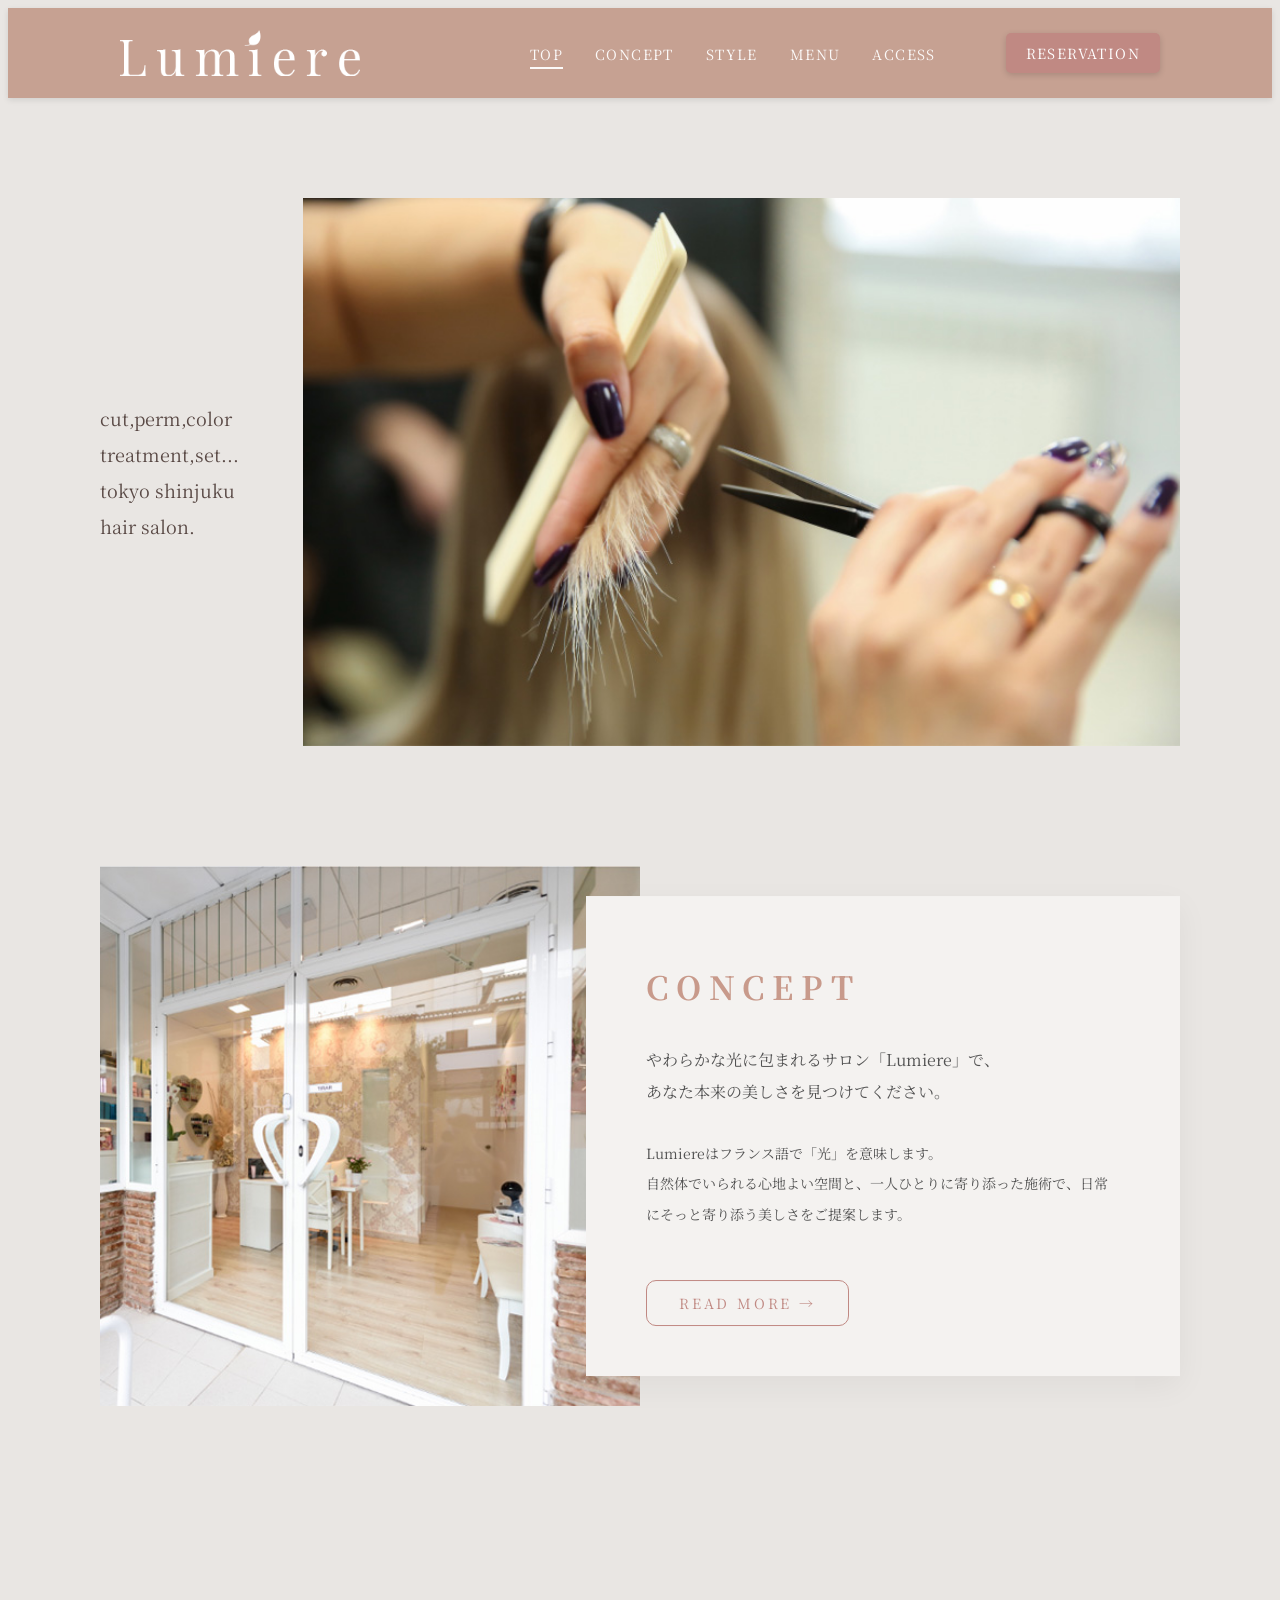
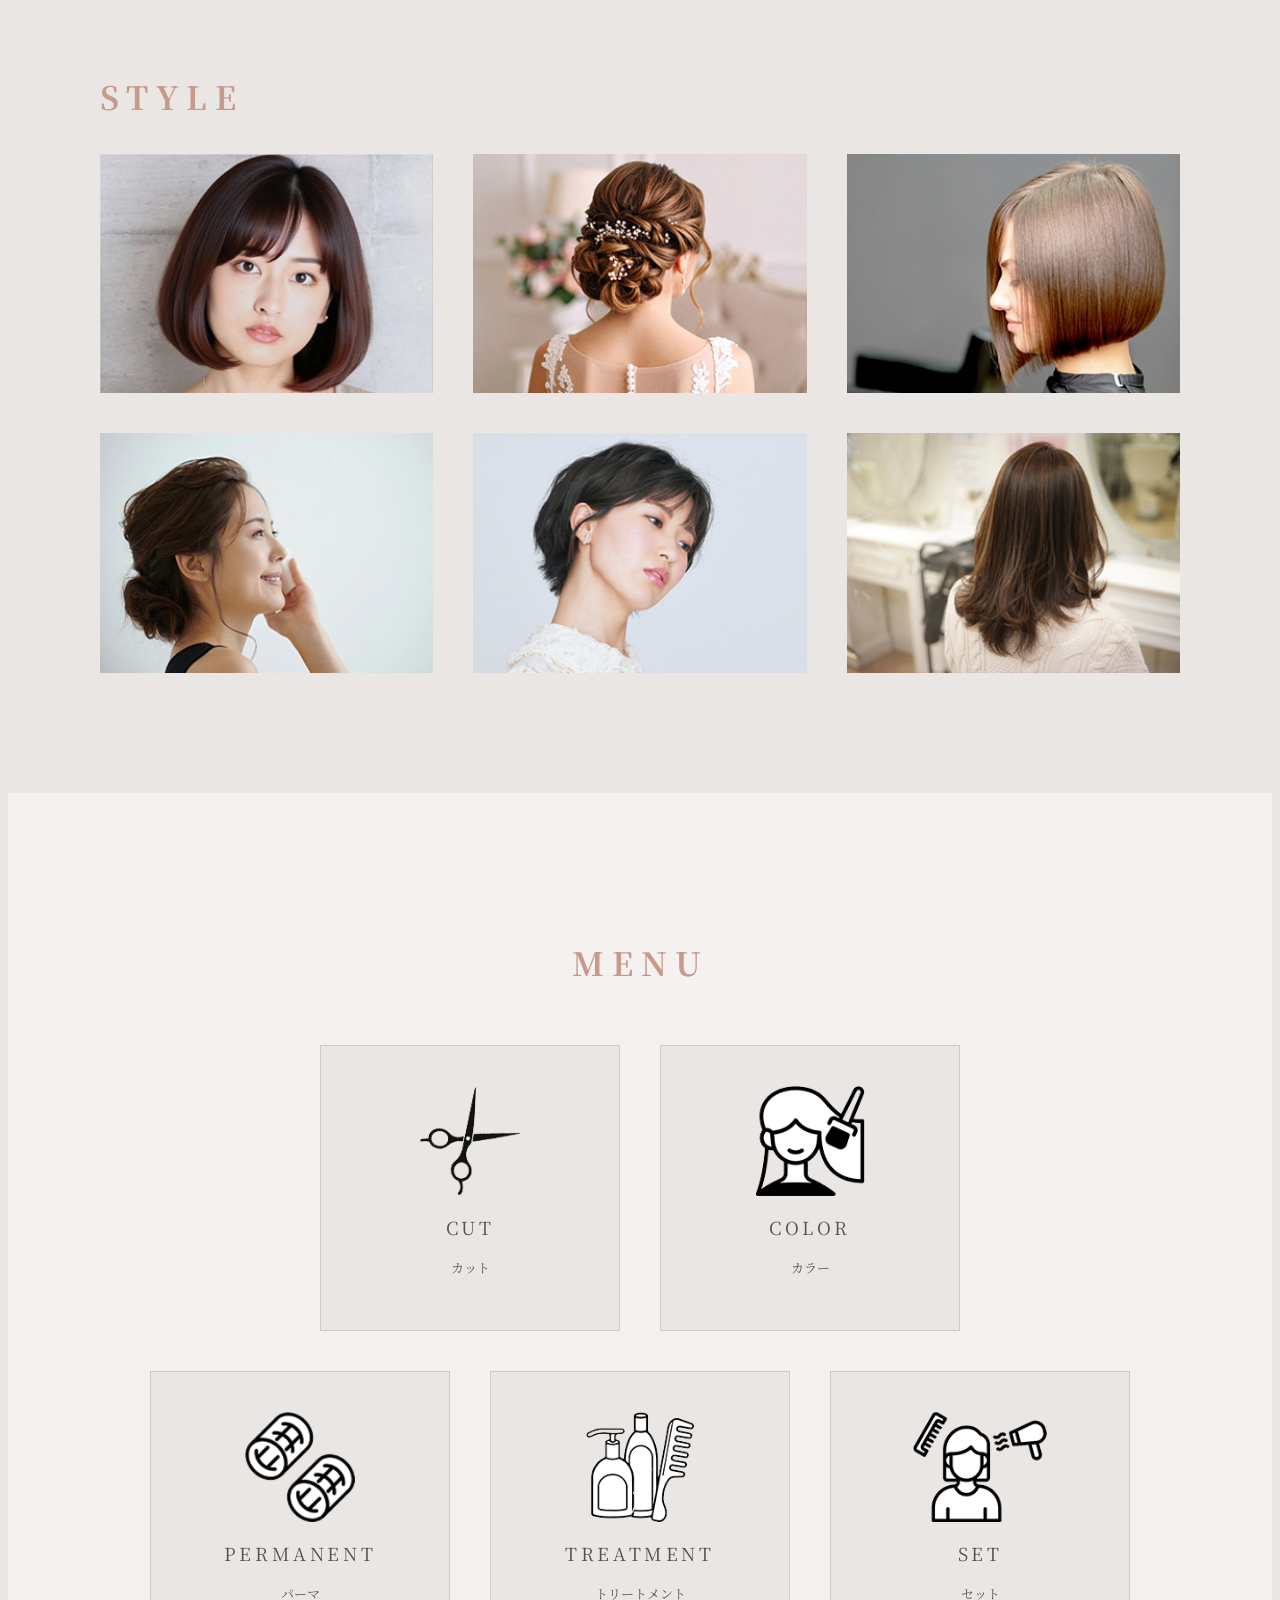
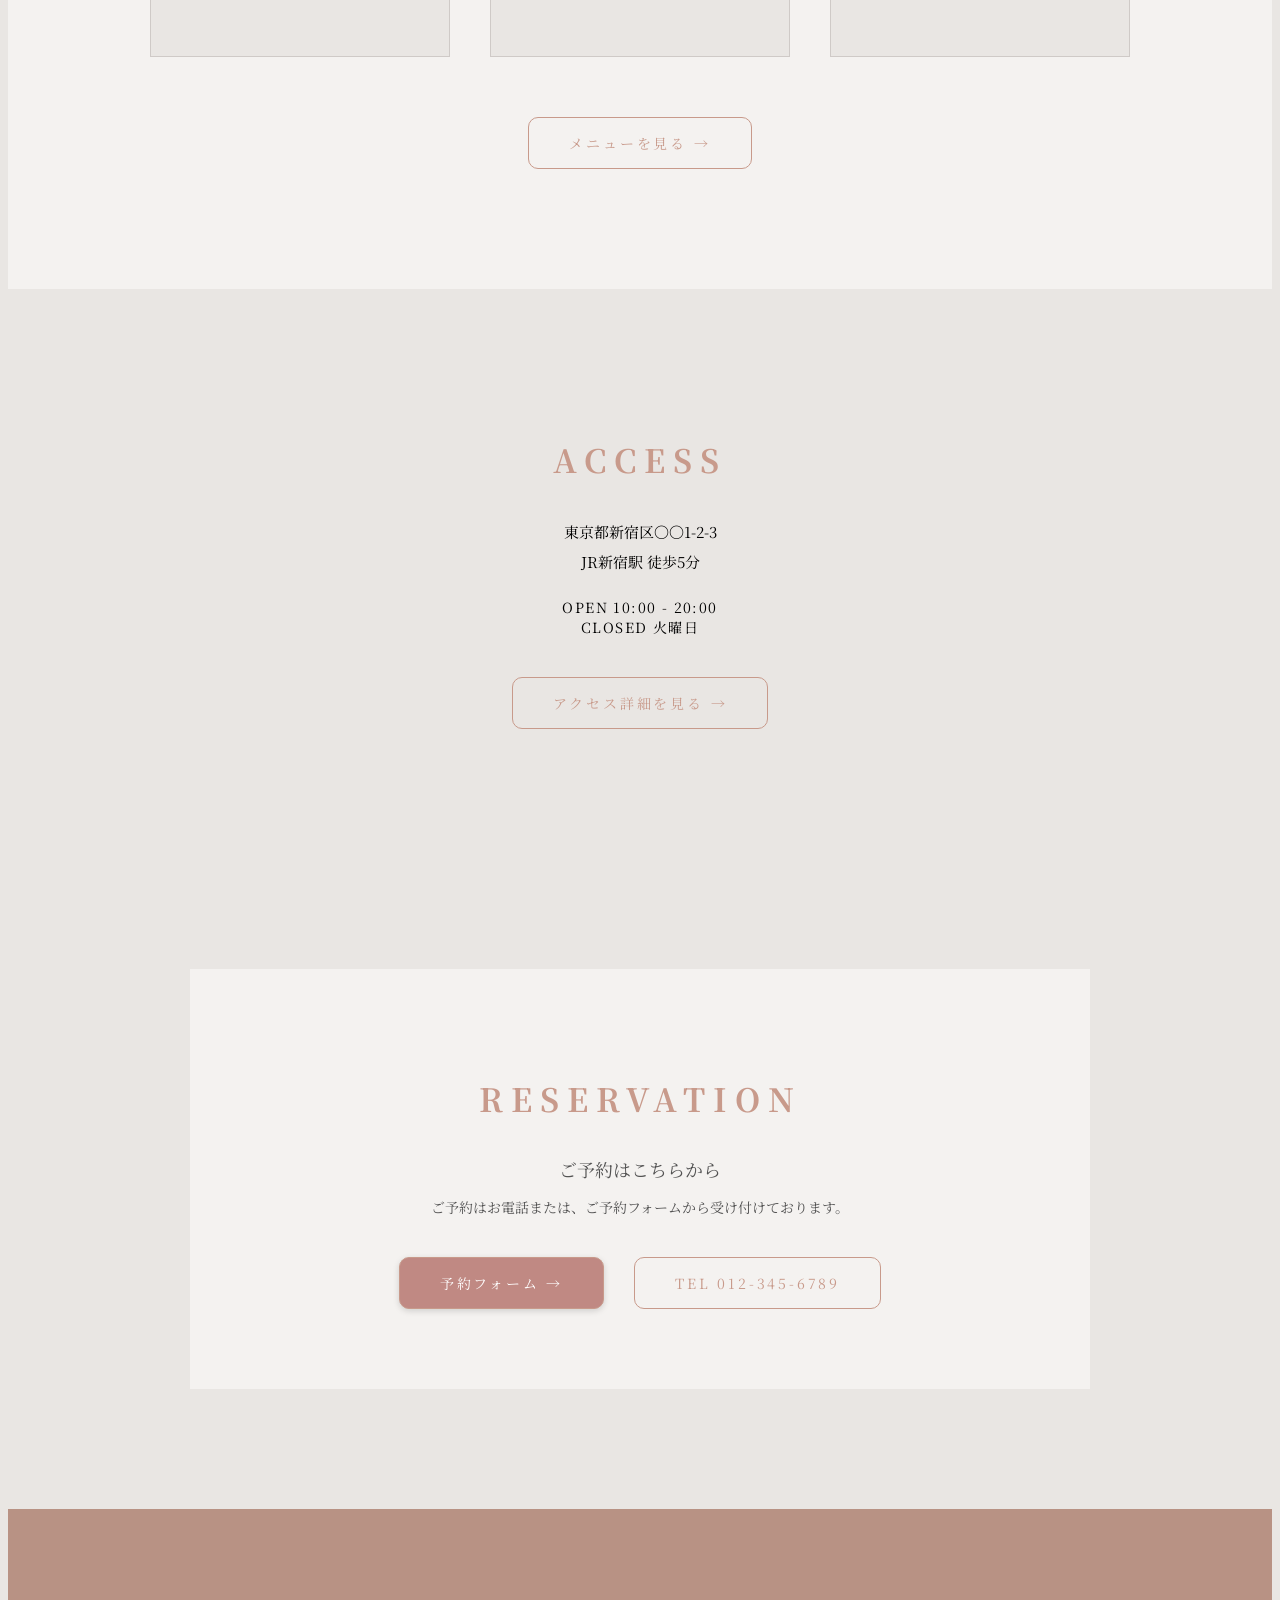
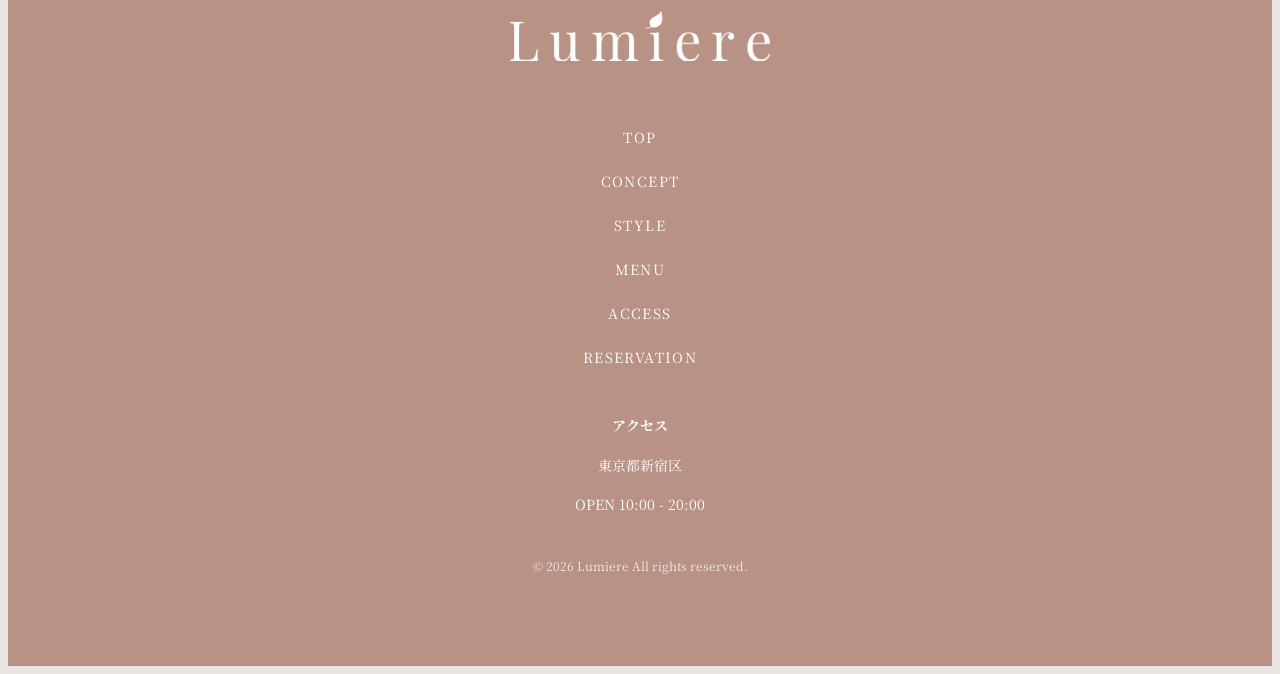
<file: index.html>
<!DOCTYPE html>
<html lang="ja">
<head>
  <meta charset="UTF-8">
  <meta name="viewport" content="width=device-width, initial-scale=1.0">
  <title>HOME | Lumiere</title>
  <link rel="stylesheet" href="css/style.css">
  <link rel="stylesheet" href="css/index.css">
  <link href="https://fonts.googleapis.com/css2?family=Noto+Serif+JP&display=swap" rel="stylesheet">
</head>

<body id="top">
    <header class="header">
        <div class="header_inner">

            <h1><a href="index.html"><img src="images/logo.png" alt="ロゴ"></a></h1>

        <nav class="nav">
      <ul class="nav_list">
        <li><a href="index.html" class="active">TOP</a></li>
        <li><a href="concept.html">CONCEPT</a></li>
        <li><a href="style.html">STYLE</a></li>
        <li><a href="menu.html">MENU</a></li>
        <li><a href="access.html">ACCESS</a></li>
        <li class="nav_reservation">
          <a href="reservation.html">RESERVATION</a>
        </li>
      </ul>
    </nav>

    <a href="reservation.html" class="reservation_btn_header">RESERVATION</a>
    <div class="menu_toggle">
      <span></span>
      <span></span>
      <span></span>
    </div>

  </div>
</header>

<section class="mv">
  <div class="inner">
    <div class="mv_inner">
      <div class="mv_text">
        <p>
          cut,perm,color<br>
          treatment,set...<br>
          tokyo shinjuku<br>
          hair salon.
        </p>
      </div>
      <div class="mv_slider">
        <img src="images/mv_top_1.jpg" class="mv_img active">
        <img src="images/mv_top_2.jpg" class="mv_img">
        <img src="images/mv_top_3.jpg" class="mv_img">
      </div>
    </div>
  </div>
</section>

<section class="concept">
  <div class="inner">
    <div class="concept_inner">
      <div class="concept_img">
        <img src="images/concept_top.jpg" alt="サロンイメージ">
      </div>

      <div class="concept_text">
        <h2 class="section_title">CONCEPT</h2>
        <p class="concept_lead">
          やわらかな光に包まれるサロン「Lumiere」で、<br>
          あなた本来の美しさを見つけてください。
        </p>
        <p class="concept_desc">
          Lumiereはフランス語で「光」を意味します。<br>
          自然体でいられる心地よい空間と、一人ひとりに寄り添った施術で、日常にそっと寄り添う美しさをご提案します。
        </p>
        <div class="concept_btn_wrap">
          <a href="concept.html" class="concept_btn">READ MORE →</a>
        </div>
      </div>
    </div>
  </div>
</section>

<section class="style">
  <div class="inner">
    <div class="style_inner">
      <h2 class="section_title">STYLE</h2>
      <div class="style_grid">
        <a href="style.html" class="style_item">
          <img src="images/style_top_1.jpg" alt="short bob">
          <span class="style_overlay">
            <span class="style_text">STYLE</span>
          </span>
        </a>
        <a href="style.html" class="style_item">
          <img src="images/style_top_2.jpg" alt="arrange">
          <span class="style_overlay">
            <span class="style_text">STYLE</span>
          </span>
        </a>
        <a href="style.html" class="style_item">
          <img src="images/style_top_3.jpg" alt="bob">
          <span class="style_overlay">
            <span class="style_text">STYLE</span>
          </span>
        </a>
        <a href="style.html" class="style_item">
          <img src="images/style_top_4.jpg" alt="mature">
          <span class="style_overlay">
            <span class="style_text">STYLE</span>
          </span>
        </a>
        <a href="style.html" class="style_item">
          <img src="images/style_top_5.jpg" alt="medium">
          <span class="style_overlay">
            <span class="style_text">STYLE</span>
          </span>
        </a>
        <a href="style.html" class="style_item">
          <img src="images/style_top_6.jpg" alt="long">
          <span class="style_overlay">
            <span class="style_text">STYLE</span>
          </span>
        </a>
      </div>
    </div>
  </div>
</section>

<section class="menu">
  <div class="menu_inner">
    <h2 class="section_title">MENU</h2>
    <div class="menu_grid">
      <div class="menu_row menu_row_top">
        <a href="menu.html#cut" class="menu_item">
          <img src="images/cut.png" alt="ヘアカットイラスト">
          <p class="menu_en">CUT</p>
          <p class="menu_jp">カット</p>
        </a>
        <a href="menu.html#color" class="menu_item">
          <img src="images/color.png" alt="ヘアカラーイラスト">
          <p class="menu_en">COLOR</p>
          <p class="menu_jp">カラー</p>
        </a>
      </div>
      <div class="menu_row menu_row">
        <a href="menu.html#perm" class="menu_item">
          <img src="images/permanent.png" alt="パーマイラスト">
          <p class="menu_en">PERMANENT</p>
          <p class="menu_jp">パーマ</p>
        </a>
        <a href="menu.html#treatment" class="menu_item">
          <img src="images/treatment.png" alt="トリートメントイラスト">
          <p class="menu_en">TREATMENT</p>
          <p class="menu_jp">トリートメント</p>
        </a>
        <a href="menu.html#set" class="menu_item">
          <img src="images/set.png" alt="ヘアセットイラスト">
          <p class="menu_en">SET</p>
          <p class="menu_jp">セット</p>
        </a>
      </div>
    </div>
    <div class="menu_btn_wrap">
      <a href="menu.html" class="menu_btn">メニューを見る → </a>
    </div>
  </div>
</section>

<section class="access">
  <div class="access_inner">
    <h2 class="section_title">ACCESS</h2>
    <p class="access_address">
      東京都新宿区〇〇1-2-3<br>
      JR新宿駅 徒歩5分
    </p>
    <p class="access_time">
      OPEN 10:00 - 20:00<br>
      CLOSED 火曜日
    </p>
    <div class="access_btn_wrap">
      <a href="access.html" class="access_btn">アクセス詳細を見る →</a>
    </div>
  </div>
</section>

<section class="reservation">
  <div class="reservation_inner">
    <h2 class="section_title">RESERVATION</h2>
    <p class="reservation_lead">
      ご予約はこちらから
    </p>
    <p class="reservation_desc">
      ご予約はお電話または、ご予約フォームから受け付けております。
    </p>
    <div class="reservation_btn_wrap">
      <a href="reservation.html" class="reservation_btn form">予約フォーム → </a>
      <a href="tel:0123456789" class="reservation_btn tel">TEL 012-345-6789</a>
    </div>
  </div>
</section>

<footer class="footer">
  <div class="footer_inner">

    <h1 class="footer_logo">
      <img src="images/logo.png" alt="Lumiere">
    </h1>

    <nav class="footer_nav">
      <ul class="footer_nav_list">
        <li><a href="index.html">TOP</a></li>
        <li><a href="concept.html">CONCEPT</a></li>
        <li><a href="style.html">STYLE</a></li>
        <li><a href="menu.html">MENU</a></li>
        <li><a href="access.html">ACCESS</a></li>
        <li><a href="reservation.html">RESERVATION</a></li>
      </ul>
    </nav>

    <div class="footer_access">
      <p>アクセス</p>
      <p>東京都新宿区</p>
      <p>OPEN 10:00 - 20:00</p>
    </div>

    <p class="footer_copy">© 2026 Lumiere All rights reserved.</p>

  </div>
</footer>

<div class="fixed_reservation">
  <a href="reservation.html">WEB予約</a>
  <a href="tel:0123456789">TEL</a>
</div>

<a href="#top" class="page_top">↑</a>

<script src="js/script.js"></script>
<script src="js/index.js"></script>

</body>

</html>
</file>
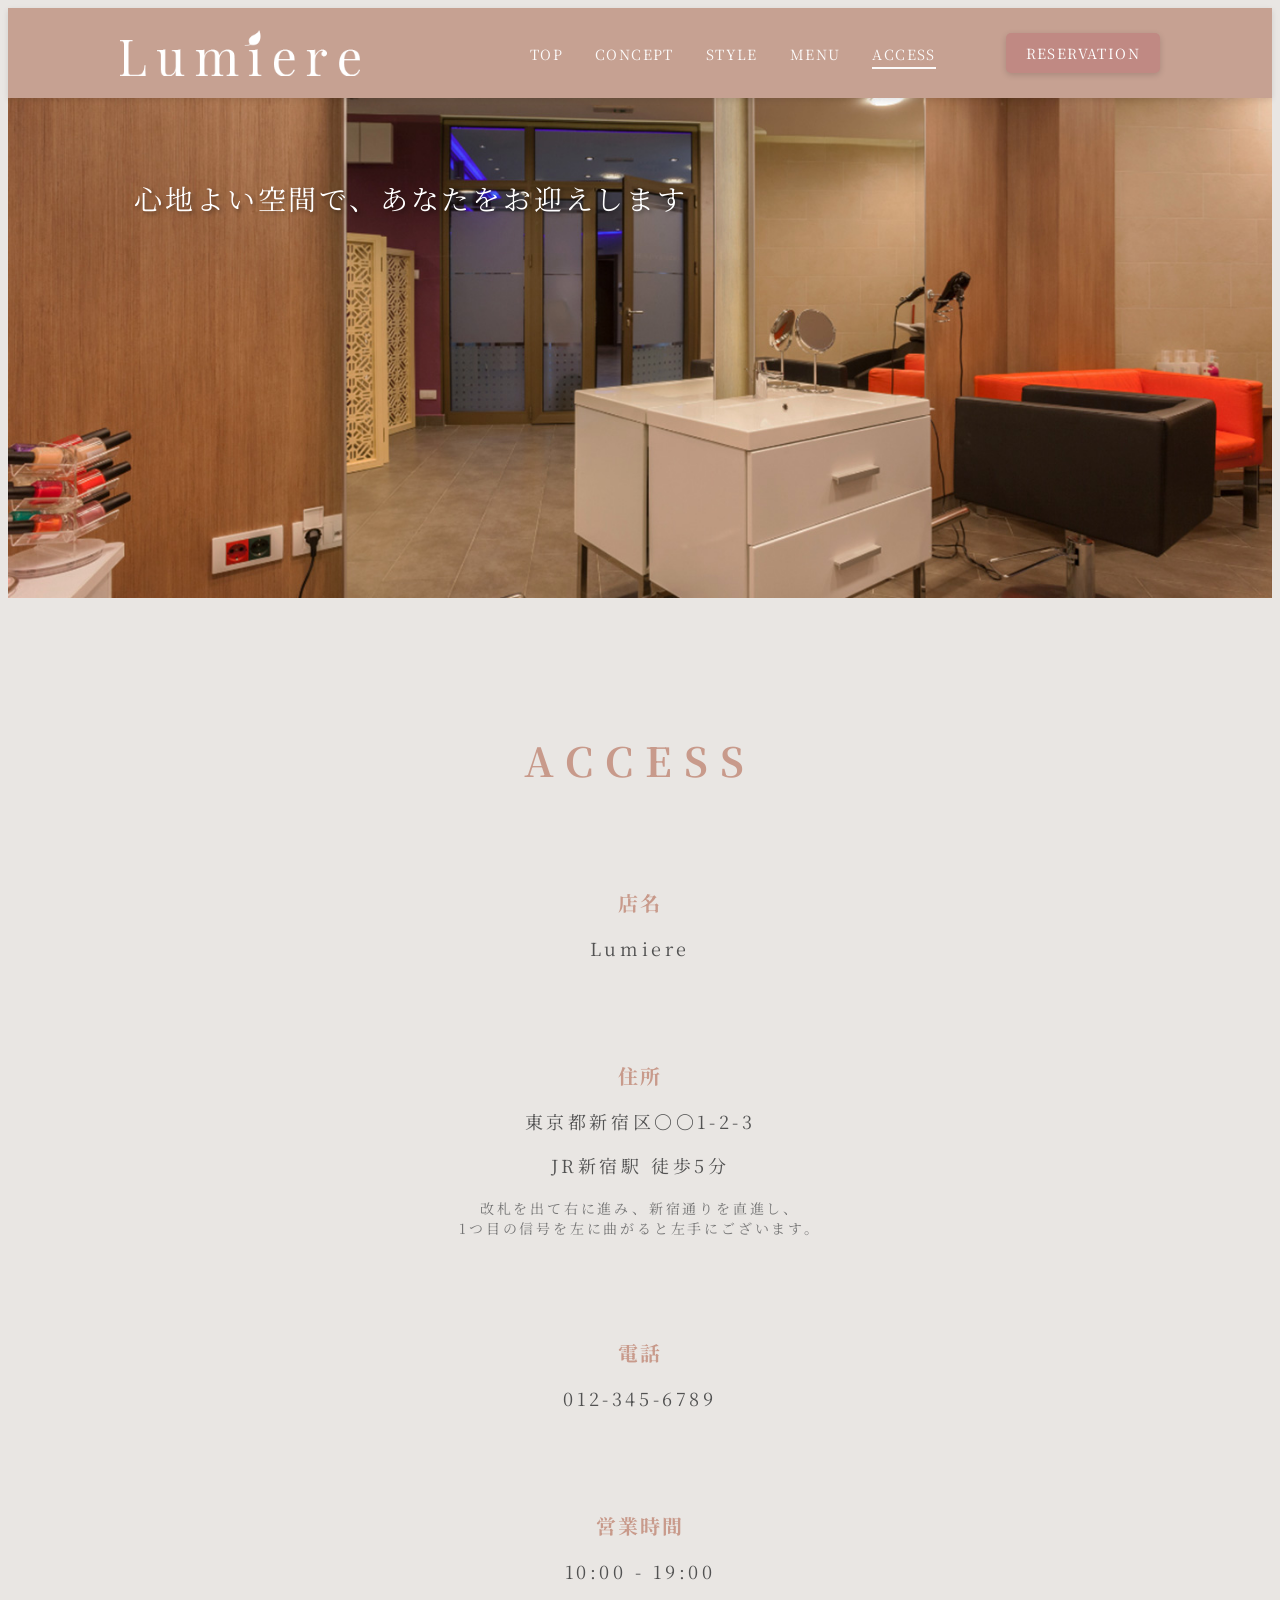
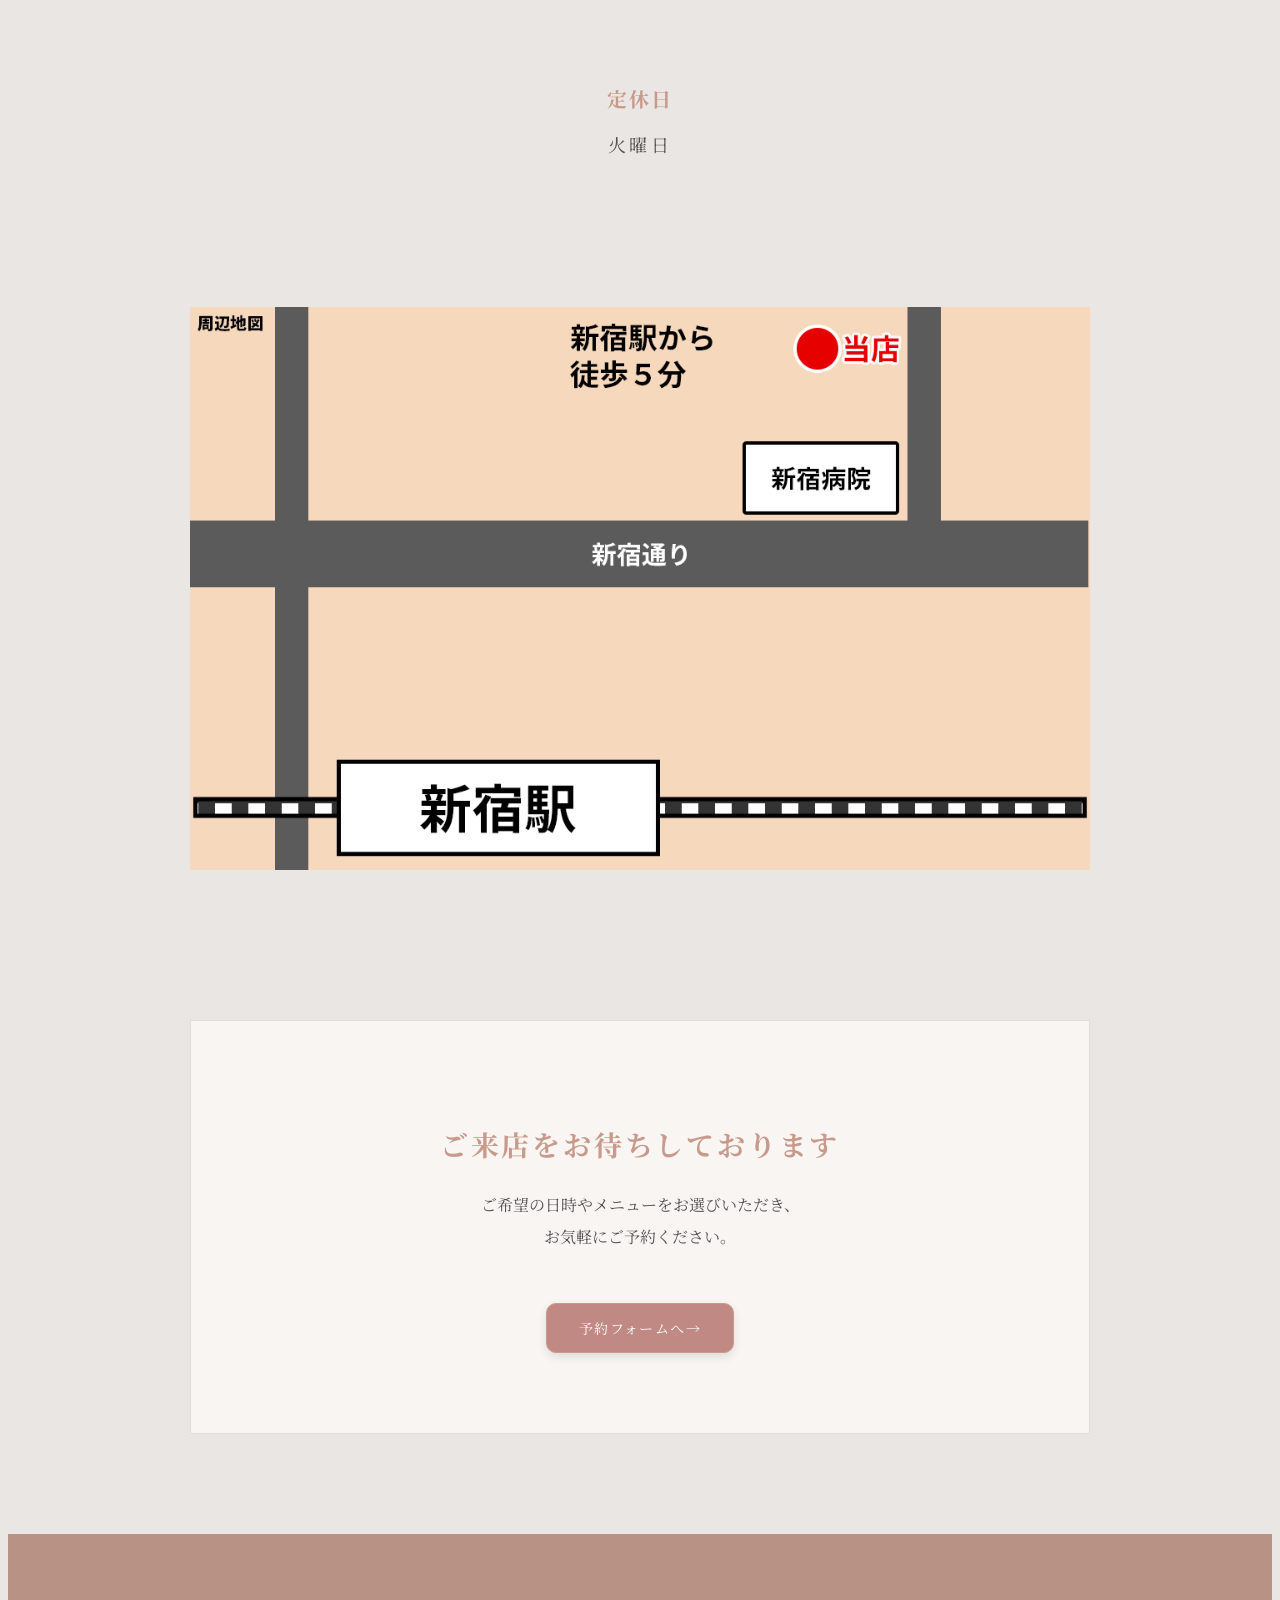
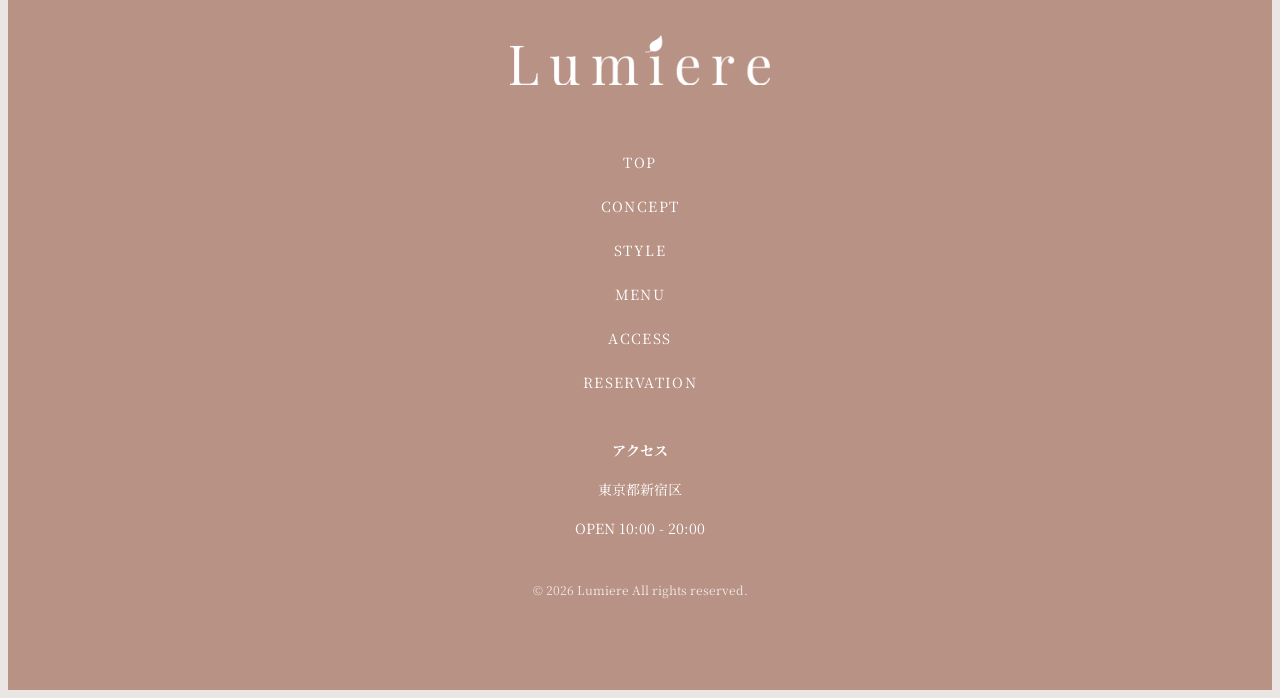
<file: access.html>
<!DOCTYPE html>
<html lang="ja">
<head>
  <meta charset="UTF-8">
  <meta name="viewport" content="width=device-width, initial-scale=1.0">
  <title>ACCESS | Lumiere</title>
  <link rel="stylesheet" href="css/style.css">
  <link rel="stylesheet" href="css/access.css">
  <link href="https://fonts.googleapis.com/css2?family=Noto+Serif+JP&display=swap" rel="stylesheet">
</head>

<body id="top">
    <header class="header">
        <div class="header_inner">

            <h1><a href="index.html"><img src="images/logo.png" alt="ロゴ"></a></h1>

        <nav class="nav">
      <ul class="nav_list">
        <li><a href="index.html">TOP</a></li>
        <li><a href="concept.html">CONCEPT</a></li>
        <li><a href="style.html">STYLE</a></li>
        <li><a href="menu.html">MENU</a></li>
        <li><a href="access.html" class="active">ACCESS</a></li>
        <li class="nav_reservation">
          <a href="reservation.html">RESERVATION</a>
        </li>
      </ul>
    </nav>

    <a href="reservation.html" class="reservation_btn_header">RESERVATION</a>
    <div class="menu_toggle">
      <span></span>
      <span></span>
      <span></span>
    </div>

  </div>
</header>

<section class="mv">
  <div class="mv_img">
    <img src="images/mv_access.jpg" alt="店内の様子">
  </div>

  <div class="mv_text">
    <p>
      心地よい空間で、あなたをお迎えします
    </p>
  </div>
</section>

<section class="access">
  <div class="inner">
    <h2 class="page_title">ACCESS</h2>
    <div class="access_info">
      <div class="access_item">

        <h3>店名</h3>
        <p class="access_main">Lumiere</p>
      </div>

      <div class="access_item">
        <h3>住所</h3>
        <p>東京都新宿区〇〇1-2-3</p>
        <p>JR新宿駅 徒歩5分</p>
        <p class="access_note">
          改札を出て右に進み、新宿通りを直進し、<br>
          1つ目の信号を左に曲がると左手にございます。
        </p>
      </div>

      <div class="access_item">
        <h3>電話</h3>
        <p>012-345-6789</p>
      </div>

      <div class="access_item">
        <h3>営業時間</h3>
        <p>10:00 - 19:00</p>
      </div>

      <div class="access_item">
        <h3>定休日</h3>
        <p>火曜日</p>
      </div>
    </div>

    <!-- MAP -->
    <div class="access_map">
      <img src="images/map.png" alt="地図">
    </div>
  </div>
</section>

<section class="concept_cta">
  <div class="inner">
    <h2>ご来店をお待ちしております</h2>
    <p>
      ご希望の日時やメニューをお選びいただき、<br>
      お気軽にご予約ください。
    </p>

    <div class="cta_btns">
      <a href="reservation.html" class="btn primary">予約フォームへ→</a>
    </div>
  </div>
</section>

<footer class="footer">
  <div class="footer_inner">

    <h1 class="footer_logo">
      <img src="images/logo.png" alt="Lumiere">
    </h1>

    <nav class="footer_nav">
      <ul class="footer_nav_list">
        <li><a href="index.html">TOP</a></li>
        <li><a href="concept.html">CONCEPT</a></li>
        <li><a href="style.html">STYLE</a></li>
        <li><a href="menu.html">MENU</a></li>
        <li><a href="access.html">ACCESS</a></li>
        <li><a href="reservation.html">RESERVATION</a></li>
      </ul>
    </nav>

    <div class="footer_access">
      <p>アクセス</p>
      <p>東京都新宿区</p>
      <p>OPEN 10:00 - 20:00</p>
    </div>

    <p class="footer_copy">© 2026 Lumiere All rights reserved.</p>

  </div>
</footer>

<div class="fixed_reservation">
  <a href="reservation.html">WEB予約</a>
  <a href="tel:0123456789">TEL</a>
</div>

<a href="#top" class="page_top">↑</a>

<script src="js/script.js"></script>

</body>

</html>
</file>
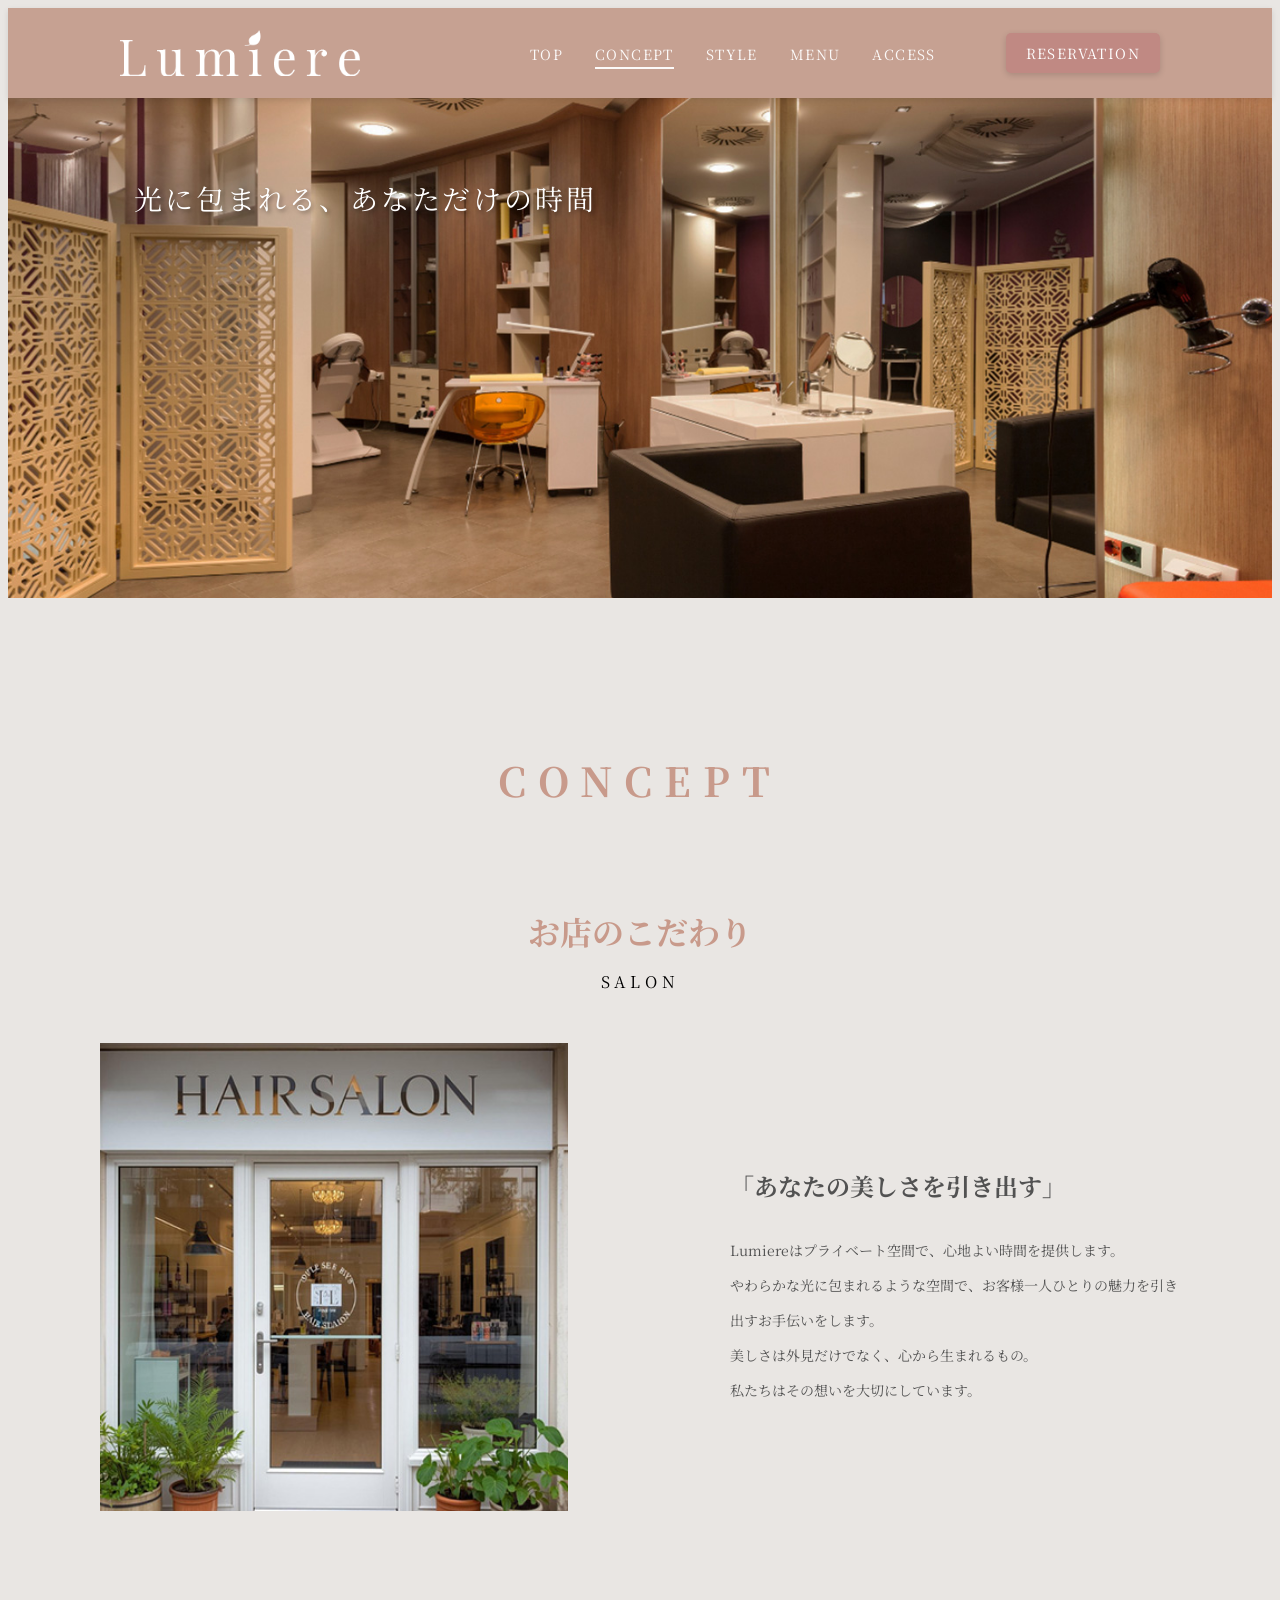
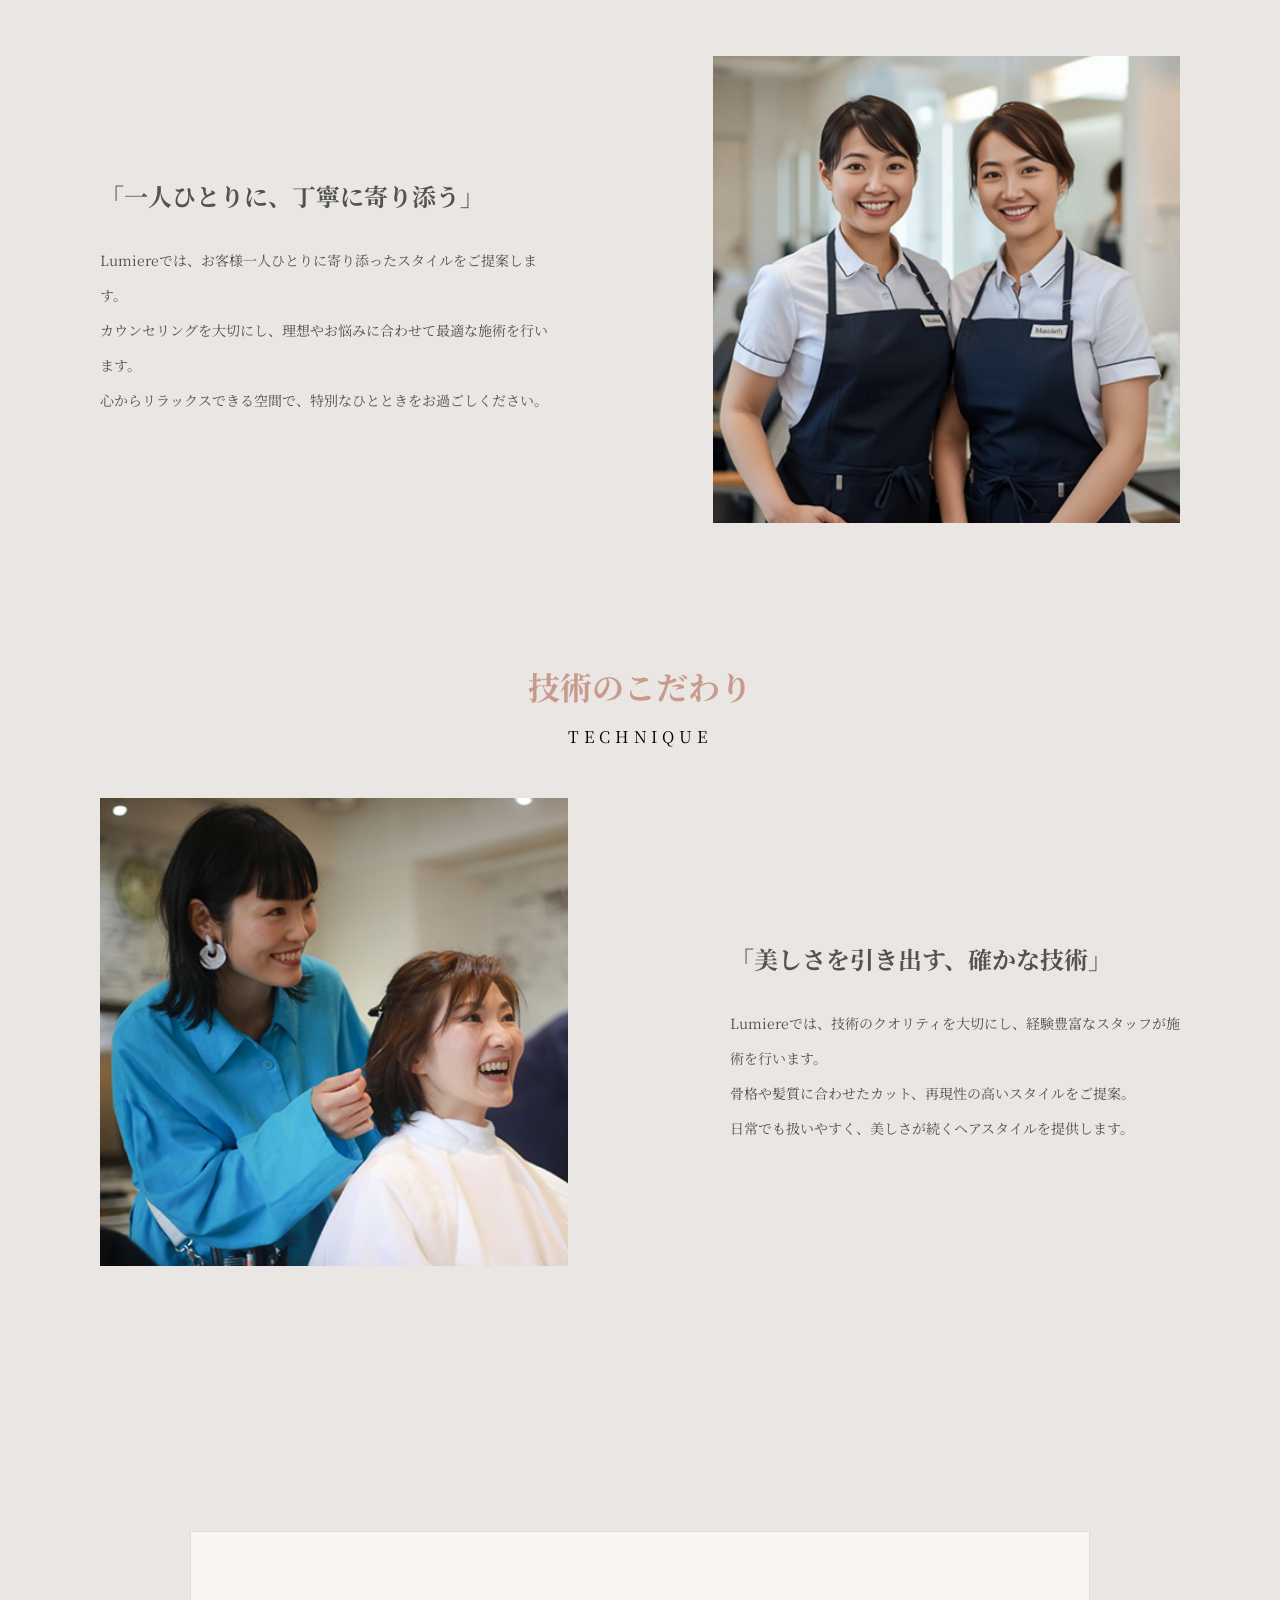
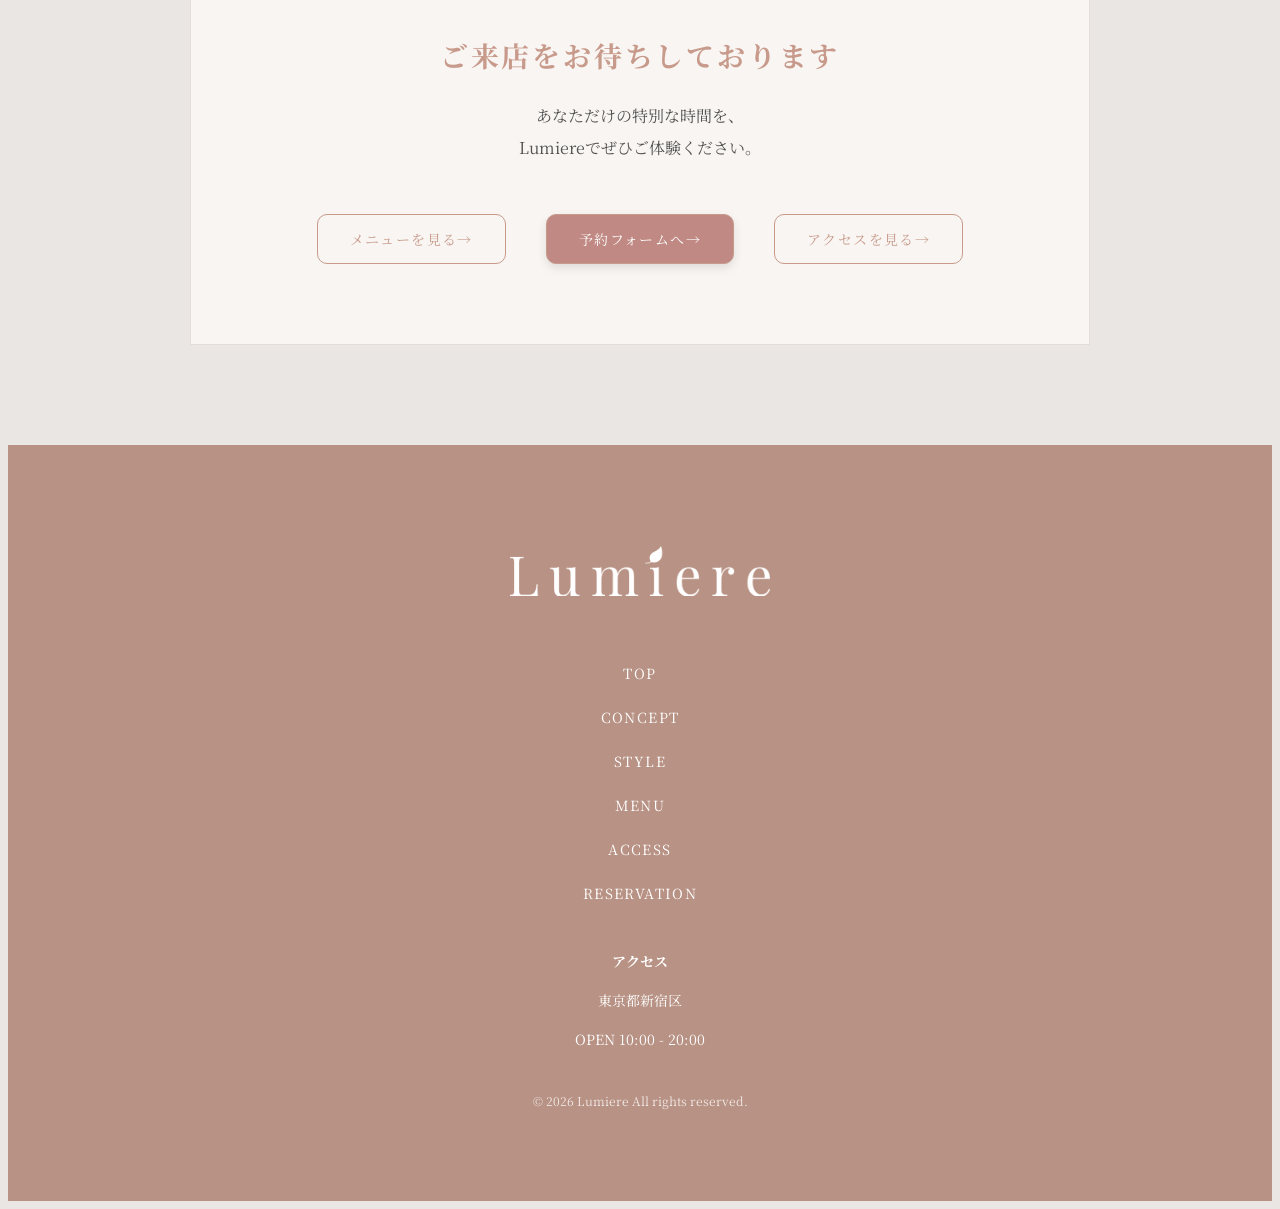
<file: concept.html>
<!DOCTYPE html>
<html lang="ja">
<head>
  <meta charset="UTF-8">
  <meta name="viewport" content="width=device-width, initial-scale=1.0">
  <title>CONCEPT | Lumiere</title>
  <link rel="stylesheet" href="css/style.css">
  <link rel="stylesheet" href="css/concept.css">
  <link href="https://fonts.googleapis.com/css2?family=Noto+Serif+JP&display=swap" rel="stylesheet">
</head>

<body id="top">
    <header class="header">
        <div class="header_inner">

            <h1><a href="index.html"><img src="images/logo.png" alt="ロゴ"></a></h1>

        <nav class="nav">
      <ul class="nav_list">
        <li><a href="index.html">TOP</a></li>
        <li><a href="concept.html" class="active">CONCEPT</a></li>
        <li><a href="style.html">STYLE</a></li>
        <li><a href="menu.html">MENU</a></li>
        <li><a href="access.html">ACCESS</a></li>
        <li class="nav_reservation">
          <a href="reservation.html">RESERVATION</a>
        </li>
      </ul>
    </nav>

    <a href="reservation.html" class="reservation_btn_header">RESERVATION</a>
    <div class="menu_toggle">
      <span></span>
      <span></span>
      <span></span>
    </div>

  </div>
</header>

<section class="mv">
  <div class="mv_img">
    <img src="images/mv_concept.jpg" alt="店内の様子">
  </div>

  <div class="mv_text">
    <p>
      光に包まれる、あなただけの時間
    </p>
  </div>
</section>

<section class="concept">
  <div class="inner">

    <h2 class="page_title">CONCEPT</h2>

    <div class="concept_intro">
      <h3>お店のこだわり</h3>
      <p class="concept_en">SALON</p>
    </div>

    <div class="concept_block">
      <div class="concept_img">
        <img src="images/concept_1.jpg" alt="サロン外観">
      </div>
      <div class="concept_text">
        <h4>「あなたの美しさを引き出す」</h4>
        <p>
          Lumiereはプライベート空間で、心地よい時間を提供します。<br>
          やわらかな光に包まれるような空間で、お客様一人ひとりの魅力を引き出すお手伝いをします。<br>
          美しさは外見だけでなく、心から生まれるもの。<br>
          私たちはその想いを大切にしています。
        </p>
      </div>
    </div>

    <div class="concept_block reverse">
      <div class="concept_img">
        <img src="images/concept_2.jpg" alt="スタッフ">
      </div>
      <div class="concept_text">
        <h4>「一人ひとりに、丁寧に寄り添う」</h4>
        <p>
          Lumiereでは、お客様一人ひとりに寄り添ったスタイルをご提案します。<br>
          カウンセリングを大切にし、理想やお悩みに合わせて最適な施術を行います。<br>
          心からリラックスできる空間で、特別なひとときをお過ごしください。
        </p>
      </div>
    </div>
    <!-- 技術 -->
    <div class="concept_intro">
      <h3>技術のこだわり</h3>
      <p class="concept_en">TECHNIQUE</p>
    </div>
    <div class="concept_block">
      <div class="concept_img">
        <img src="images/concept_3.jpg" alt="施術">
      </div>
      <div class="concept_text">
        <h4>「美しさを引き出す、確かな技術」</h4>
        <p>
          Lumiereでは、技術のクオリティを大切にし、経験豊富なスタッフが施術を行います。<br>
          骨格や髪質に合わせたカット、再現性の高いスタイルをご提案。<br>
          日常でも扱いやすく、美しさが続くヘアスタイルを提供します。
        </p>
      </div>
    </div>
  </div>
</section>

<section class="concept_cta">
  <div class="inner">
    <h2>ご来店をお待ちしております</h2>
    <p>
      あなただけの特別な時間を、<br>
      Lumiereでぜひご体験ください。
    </p>

    <div class="cta_btns">
      <a href="menu.html" class="btn">メニューを見る→</a>
      <a href="reservation.html" class="btn primary">予約フォームへ→</a>
      <a href="access.html" class="btn">アクセスを見る→</a>
    </div>
  </div>
</section>

<footer class="footer">
  <div class="footer_inner">

    <h1 class="footer_logo">
      <img src="images/logo.png" alt="Lumiere">
    </h1>

    <nav class="footer_nav">
      <ul class="footer_nav_list">
        <li><a href="index.html">TOP</a></li>
        <li><a href="concept.html">CONCEPT</a></li>
        <li><a href="style.html">STYLE</a></li>
        <li><a href="menu.html">MENU</a></li>
        <li><a href="access.html">ACCESS</a></li>
        <li><a href="reservation.html">RESERVATION</a></li>
      </ul>
    </nav>

    <div class="footer_access">
      <p>アクセス</p>
      <p>東京都新宿区</p>
      <p>OPEN 10:00 - 20:00</p>
    </div>

    <p class="footer_copy">© 2026 Lumiere All rights reserved.</p>

  </div>
</footer>

<div class="fixed_reservation">
  <a href="reservation.html">WEB予約</a>
  <a href="tel:0123456789">TEL</a>
</div>

<a href="#top" class="page_top">↑</a>

<script src="js/script.js"></script>

</body>

</html>
</file>
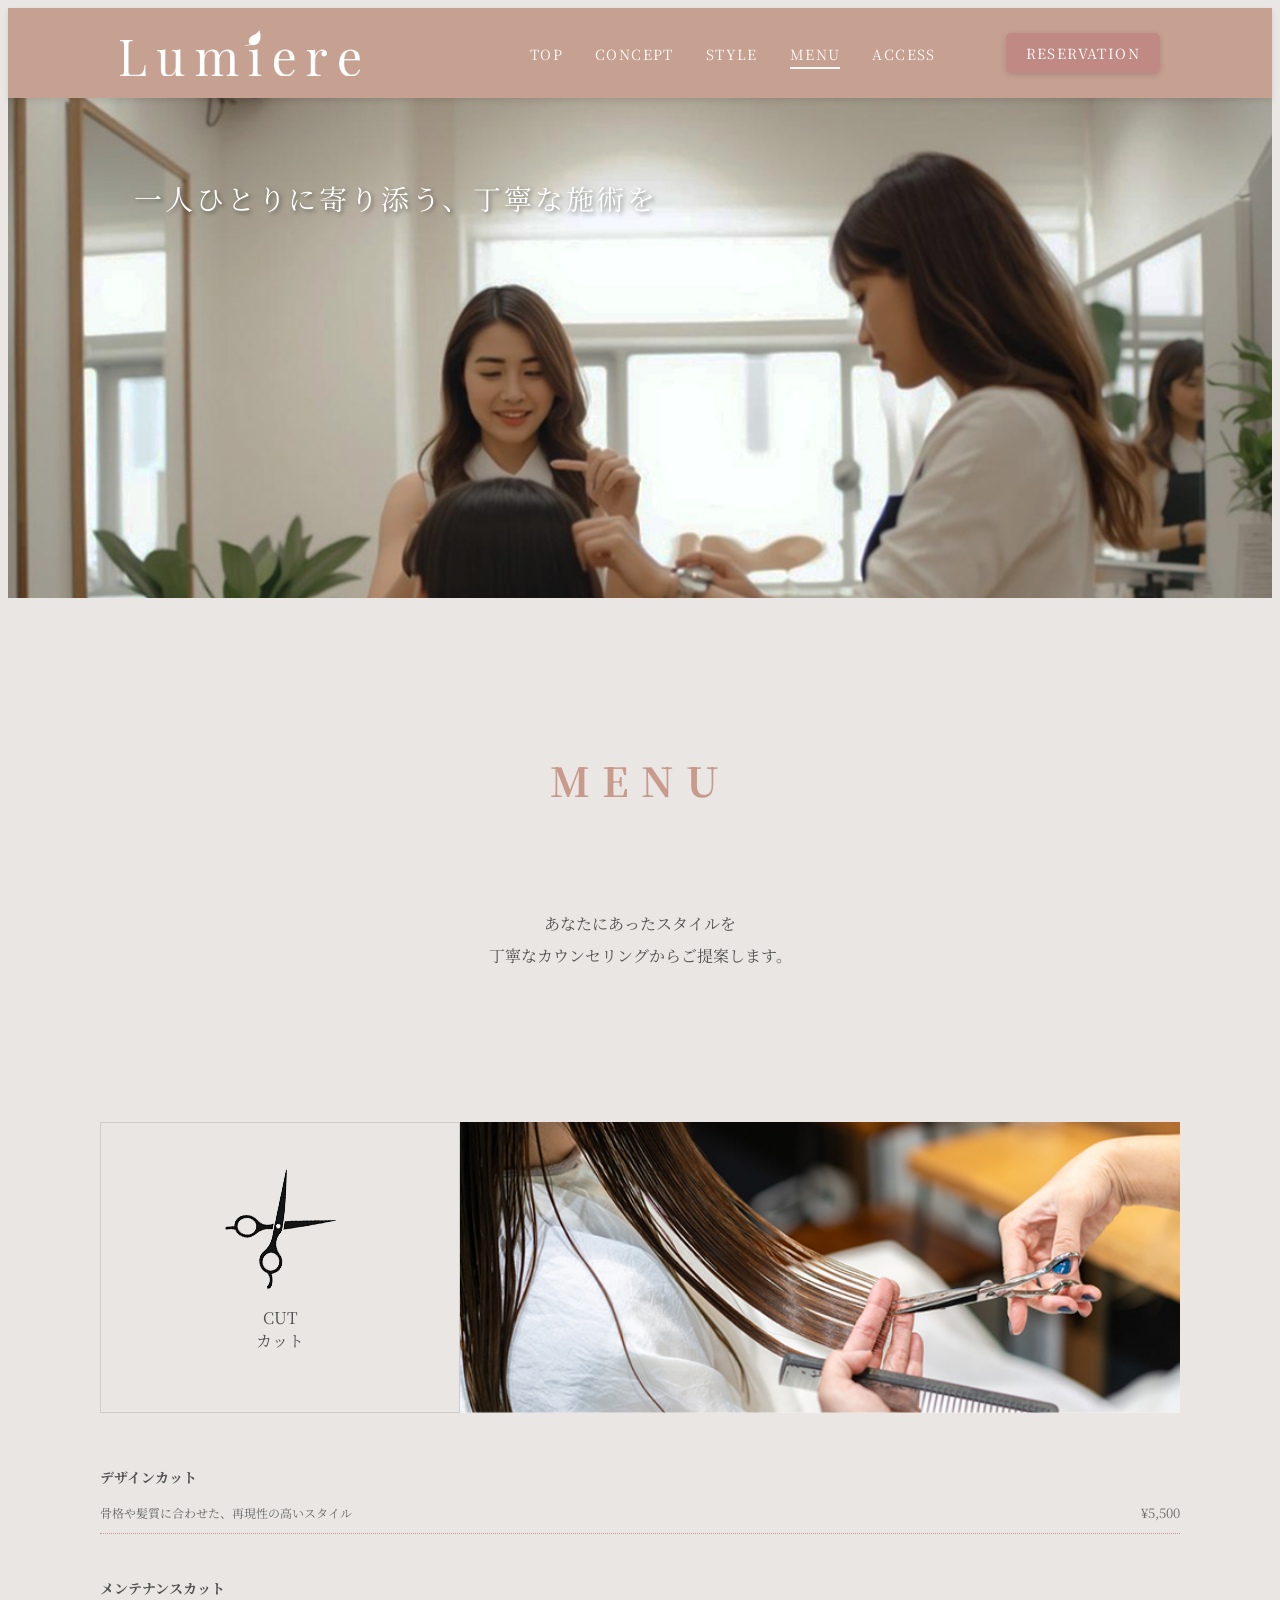
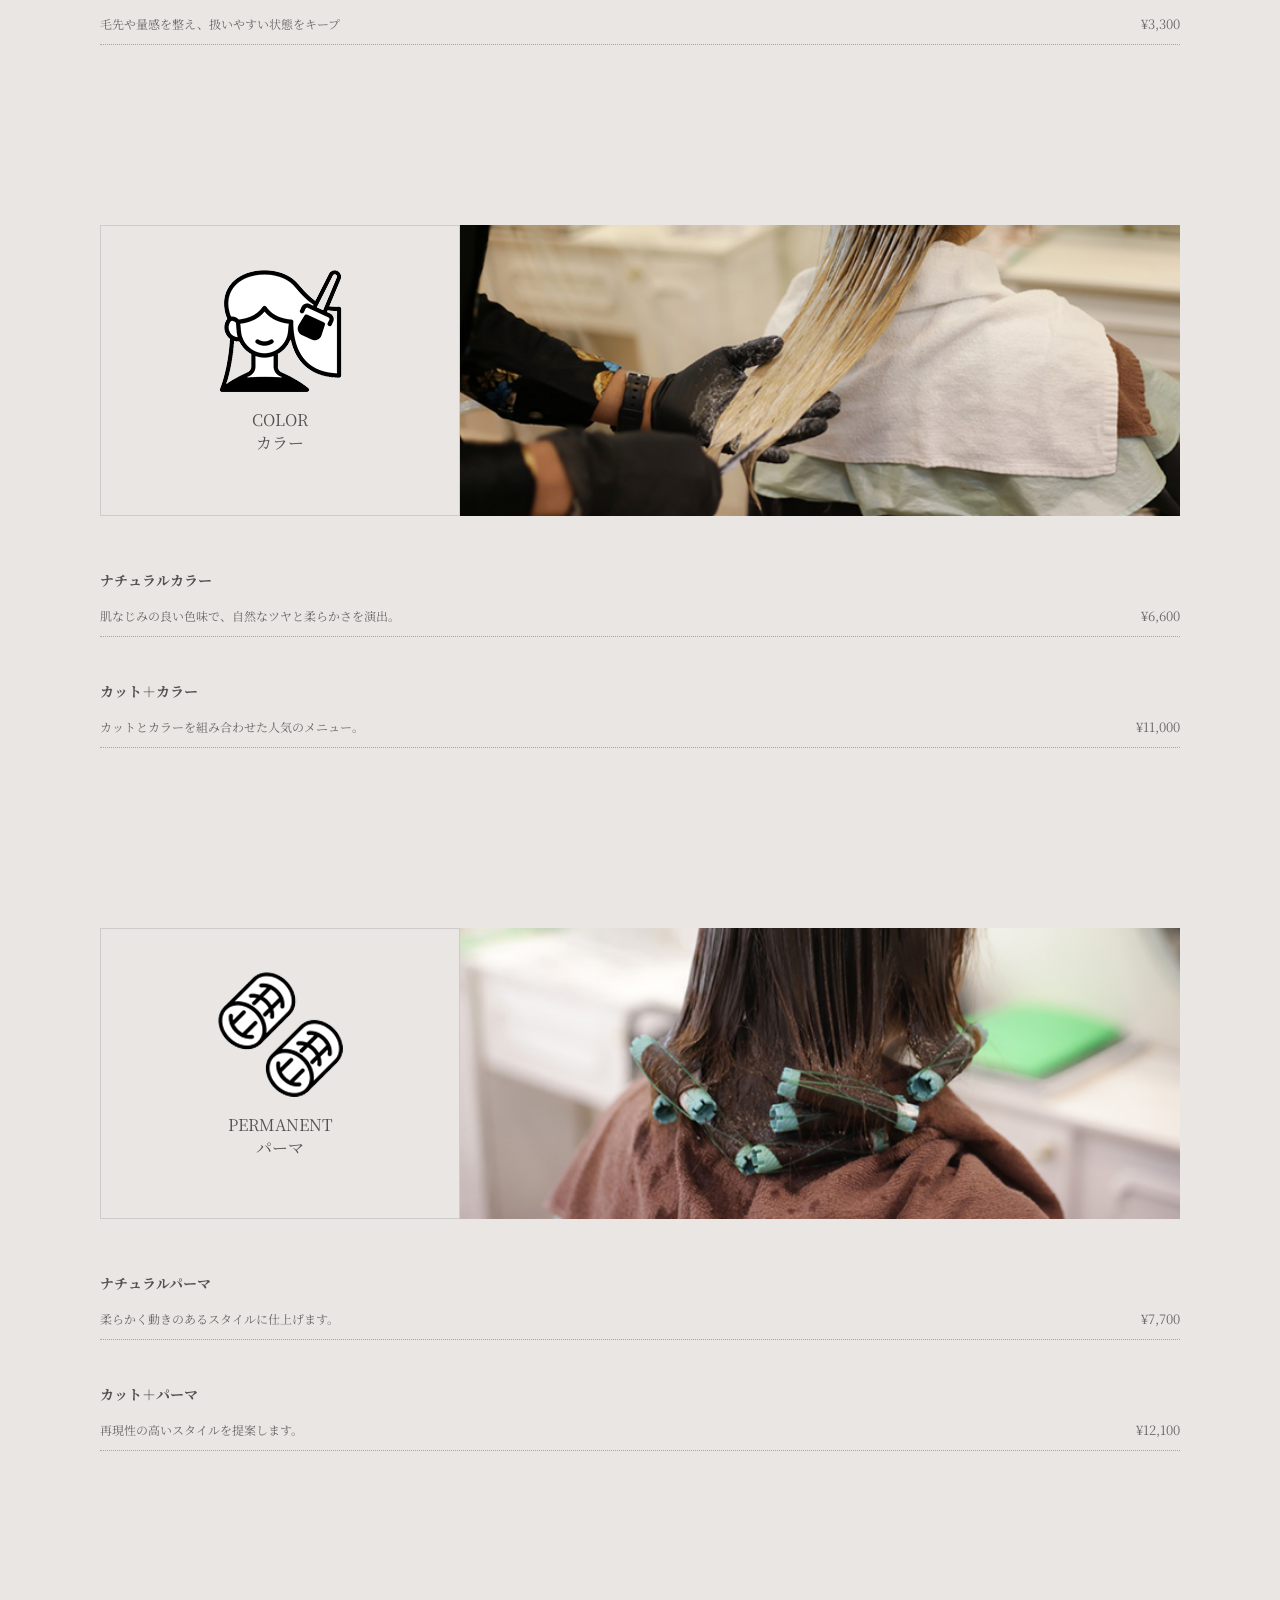
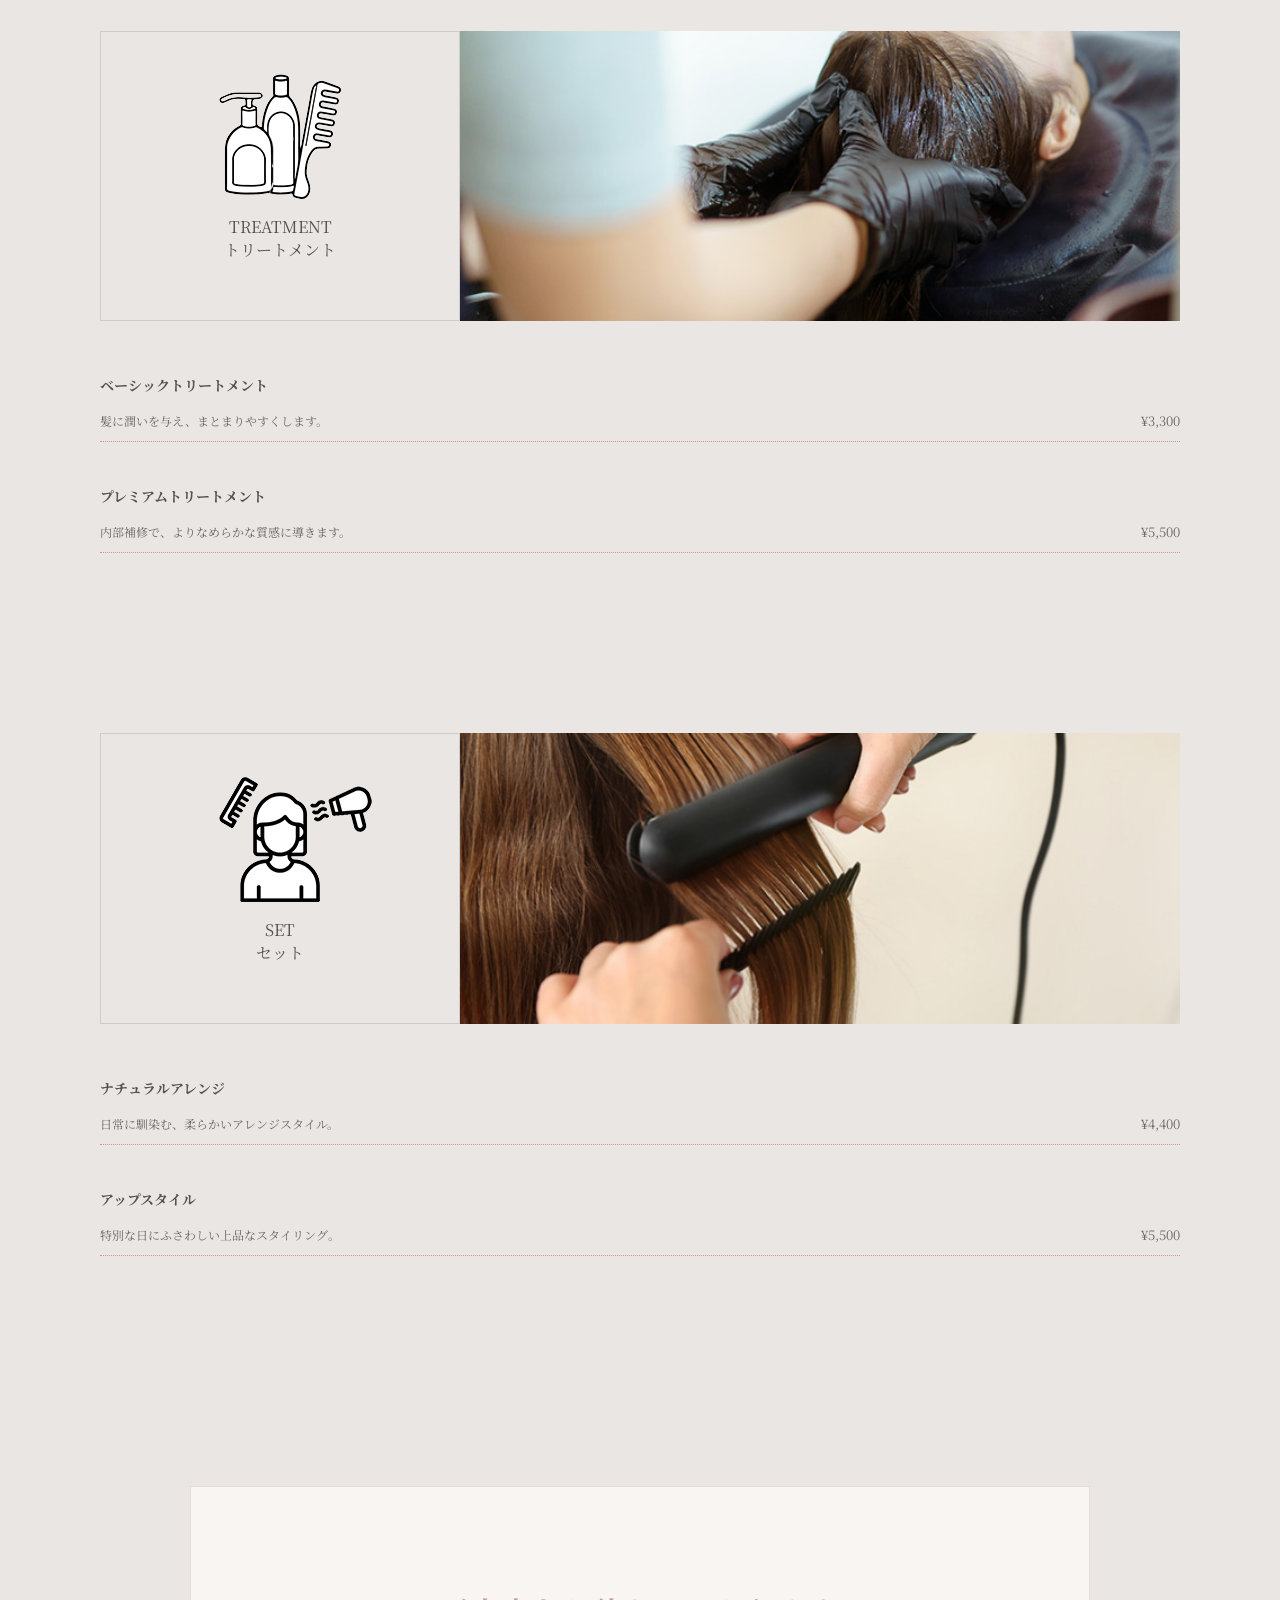
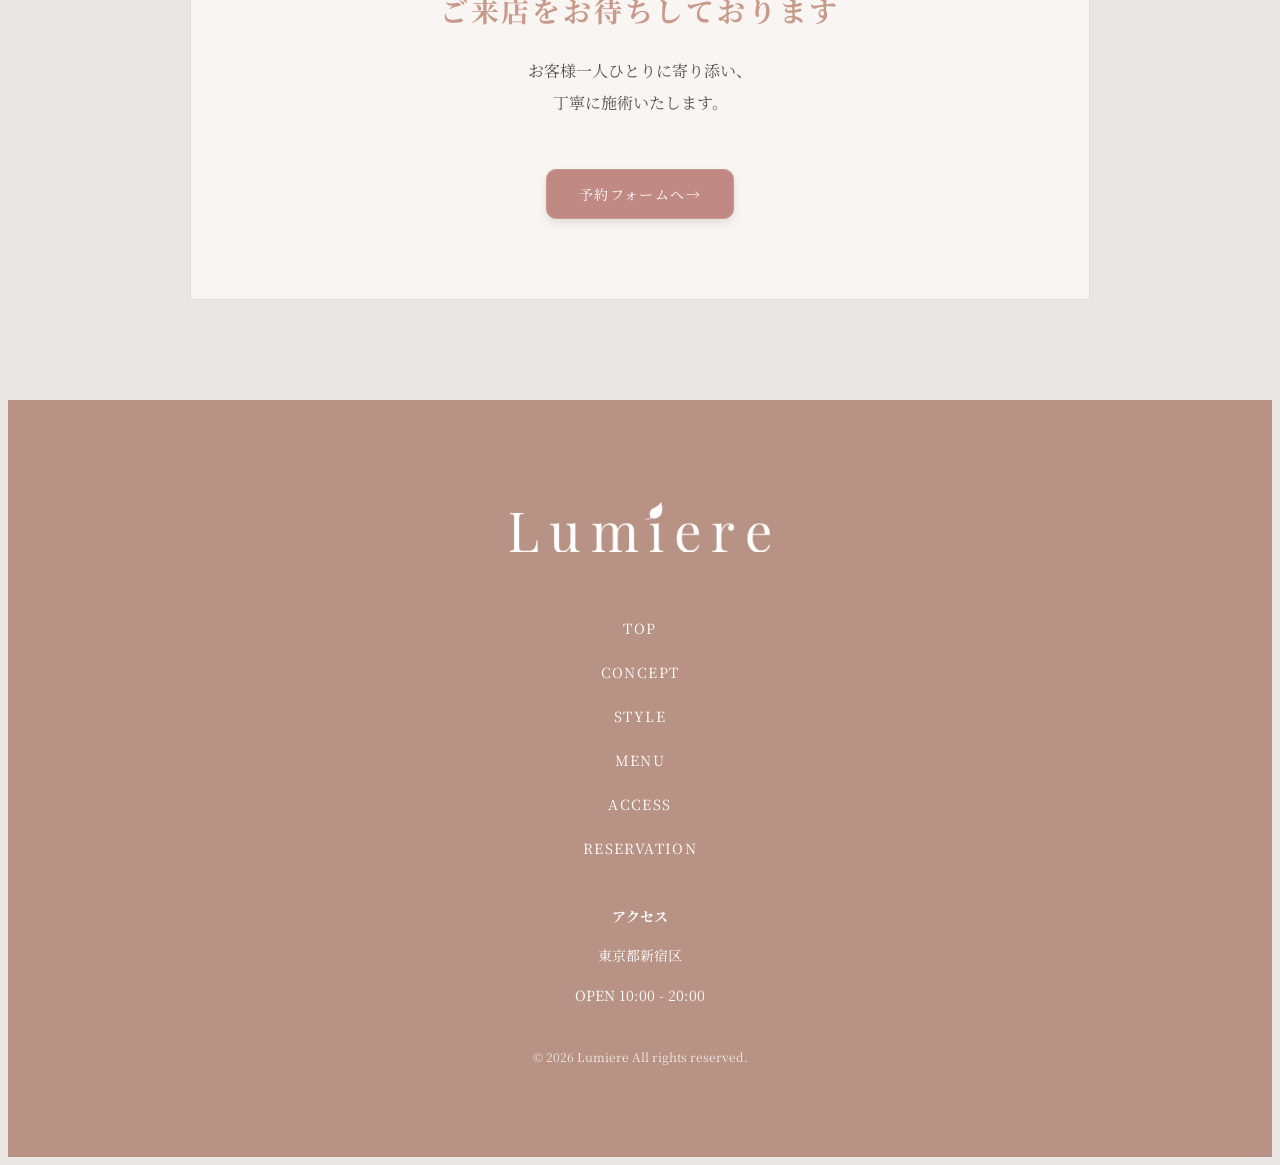
<file: menu.html>
<!DOCTYPE html>
<html lang="ja">
<head>
  <meta charset="UTF-8">
  <meta name="viewport" content="width=device-width, initial-scale=1.0">
  <title>MENU | Lumiere</title>
  <link rel="stylesheet" href="css/style.css">
  <link rel="stylesheet" href="css/menu.css">
  <link href="https://fonts.googleapis.com/css2?family=Noto+Serif+JP&display=swap" rel="stylesheet">
</head>

<body id="top">
    <header class="header">
        <div class="header_inner">

            <h1><a href="index.html"><img src="images/logo.png" alt="ロゴ"></a></h1>

        <nav class="nav">
      <ul class="nav_list">
        <li><a href="index.html">TOP</a></li>
        <li><a href="concept.html">CONCEPT</a></li>
        <li><a href="style.html">STYLE</a></li>
        <li><a href="menu.html" class="active">MENU</a></li>
        <li><a href="access.html">ACCESS</a></li>
        <li class="nav_reservation">
          <a href="reservation.html">RESERVATION</a>
        </li>
      </ul>
    </nav>

    <a href="reservation.html" class="reservation_btn_header">RESERVATION</a>
    <div class="menu_toggle">
      <span></span>
      <span></span>
      <span></span>
    </div>

  </div>
</header>

<section class="mv">
  <div class="mv_img">
    <img src="images/mv_menu.jpg" alt="カウンセリング">
  </div>

  <div class="mv_text">
    <p>
      一人ひとりに寄り添う、丁寧な施術を
    </p>
  </div>
</section>

<section class="menu">
  <div class="inner">
    <h2 class="page_title">MENU</h2>
    <p class="menu_lead">
      あなたにあったスタイルを<br>
      丁寧なカウンセリングからご提案します。
    </p>

    <!-- CUT -->
    <div class="menu_block" id="cut">
      <div class="menu_top">
        <div class="menu_icon">
          <img src="images/cut.png" alt="CUT">
          <p>CUT<br>カット</p>
        </div>
        <div class="menu_img">
          <img src="images/menu_cut.jpg" alt="カット">
        </div>
      </div>

      <div class="menu_list">

        <div class="menu_item">
          <h3 class="menu_title">デザインカット</h3>
          <div class="menu_row">
            <p class="menu_desc">
              骨格や髪質に合わせた、再現性の高いスタイル
            </p>
            <span class="menu_price">¥5,500</span>
          </div>
        </div>

        <div class="menu_item">
          <h3 class="menu_title">メンテナンスカット</h3>
          <div class="menu_row">
            <p class="menu_desc">
              毛先や量感を整え、扱いやすい状態をキープ
            </p>
            <span class="menu_price">¥3,300</span>
          </div>
        </div>

      </div>
    </div>

    <!-- COLOR -->
    <div class="menu_block" id="color">
      <div class="menu_top">
        <div class="menu_icon">
          <img src="images/color.png" alt="COLOR">
          <p>COLOR<br>カラー</p>
        </div>
        <div class="menu_img">
          <img src="images/menu_color.jpg" alt="カラー">
        </div>
      </div>

      <div class="menu_list">

        <div class="menu_item">
          <h3 class="menu_title">ナチュラルカラー</h3>
          <div class="menu_row">
            <p class="menu_desc">
              肌なじみの良い色味で、自然なツヤと柔らかさを演出。
            </p>
            <span class="menu_price">¥6,600</span>
          </div>
        </div>

        <div class="menu_item">
          <h3 class="menu_title">カット＋カラー</h3>
          <div class="menu_row">
            <p class="menu_desc">
              カットとカラーを組み合わせた人気のメニュー。
            </p>
            <span class="menu_price">¥11,000</span>
          </div>
        </div>

      </div>
    </div>

    <!-- PERM -->
    <div class="menu_block" id="perm">
      <div class="menu_top">
        <div class="menu_icon">
          <img src="images/permanent.png" alt="PERM">
          <p>PERMANENT<br>パーマ</p>
        </div>
        <div class="menu_img">
          <img src="images/menu_perm.jpg" alt="パーマ">
        </div>
      </div>

      <div class="menu_list">

        <div class="menu_item">
          <h3 class="menu_title">ナチュラルパーマ</h3>
          <div class="menu_row">
            <p class="menu_desc">
              柔らかく動きのあるスタイルに仕上げます。
            </p>
            <span class="menu_price">¥7,700</span>
          </div>
        </div>

        <div class="menu_item">
          <h3 class="menu_title">カット＋パーマ</h3>
          <div class="menu_row">
            <p class="menu_desc">
              再現性の高いスタイルを提案します。
            </p>
            <span class="menu_price">¥12,100</span>
          </div>
        </div>

      </div>
    </div>

    <!-- TREATMENT -->
    <div class="menu_block" id="treatment">
      <div class="menu_top">
        <div class="menu_icon">
          <img src="images/treatment.png" alt="TREATMENT">
          <p>TREATMENT<br>トリートメント</p>
        </div>
        <div class="menu_img">
          <img src="images/menu_treatment.jpg" alt="トリートメント">
        </div>
      </div>

      <div class="menu_list">

        <div class="menu_item">
          <h3 class="menu_title">ベーシックトリートメント</h3>
          <div class="menu_row">
            <p class="menu_desc">
              髪に潤いを与え、まとまりやすくします。
            </p>
            <span class="menu_price">¥3,300</span>
          </div>
        </div>

        <div class="menu_item">
          <h3 class="menu_title">プレミアムトリートメント</h3>
          <div class="menu_row">
            <p class="menu_desc">
              内部補修で、よりなめらかな質感に導きます。
            </p>
            <span class="menu_price">¥5,500</span>
          </div>
        </div>

      </div>
    </div>

    <!-- SET -->
    <div class="menu_block" id="set">
      <div class="menu_top">
        <div class="menu_icon adjust_icon">
          <img src="images/set.png" alt="SET">
          <p>SET<br>セット</p>
        </div>
        <div class="menu_img">
          <img src="images/menu_set.jpg" alt="セット">
        </div>
      </div>

      <div class="menu_list">

        <div class="menu_item">
          <h3 class="menu_title">ナチュラルアレンジ</h3>
          <div class="menu_row">
            <p class="menu_desc">
              日常に馴染む、柔らかいアレンジスタイル。
            </p>
            <span class="menu_price">¥4,400</span>
          </div>
        </div>
        <div class="menu_item">
          <h3 class="menu_title">アップスタイル</h3>
          <div class="menu_row">
            <p class="menu_desc">
              特別な日にふさわしい上品なスタイリング。
            </p>
            <span class="menu_price">¥5,500</span>
          </div>
        </div>
      </div>
    </div>
  </div>
</section>

<section class="concept_cta">
  <div class="inner">
    <h2>ご来店をお待ちしております</h2>
    <p>
      お客様一人ひとりに寄り添い、<br>
      丁寧に施術いたします。
    </p>

    <div class="cta_btns">
      <a href="reservation.html" class="btn primary">予約フォームへ→</a>
    </div>
  </div>
</section>

<footer class="footer">
  <div class="footer_inner">

    <h1 class="footer_logo">
      <img src="images/logo.png" alt="Lumiere">
    </h1>

    <nav class="footer_nav">
      <ul class="footer_nav_list">
        <li><a href="index.html">TOP</a></li>
        <li><a href="concept.html">CONCEPT</a></li>
        <li><a href="style.html">STYLE</a></li>
        <li><a href="menu.html">MENU</a></li>
        <li><a href="access.html">ACCESS</a></li>
        <li><a href="reservation.html">RESERVATION</a></li>
      </ul>
    </nav>

    <div class="footer_access">
      <p>アクセス</p>
      <p>東京都新宿区</p>
      <p>OPEN 10:00 - 20:00</p>
    </div>

    <p class="footer_copy">© 2026 Lumiere All rights reserved.</p>

  </div>
</footer>

<div class="fixed_reservation">
  <a href="reservation.html">WEB予約</a>
  <a href="tel:0123456789">TEL</a>
</div>

<a href="#top" class="page_top">↑</a>

<script src="js/script.js"></script>

</body>

</html>
</file>
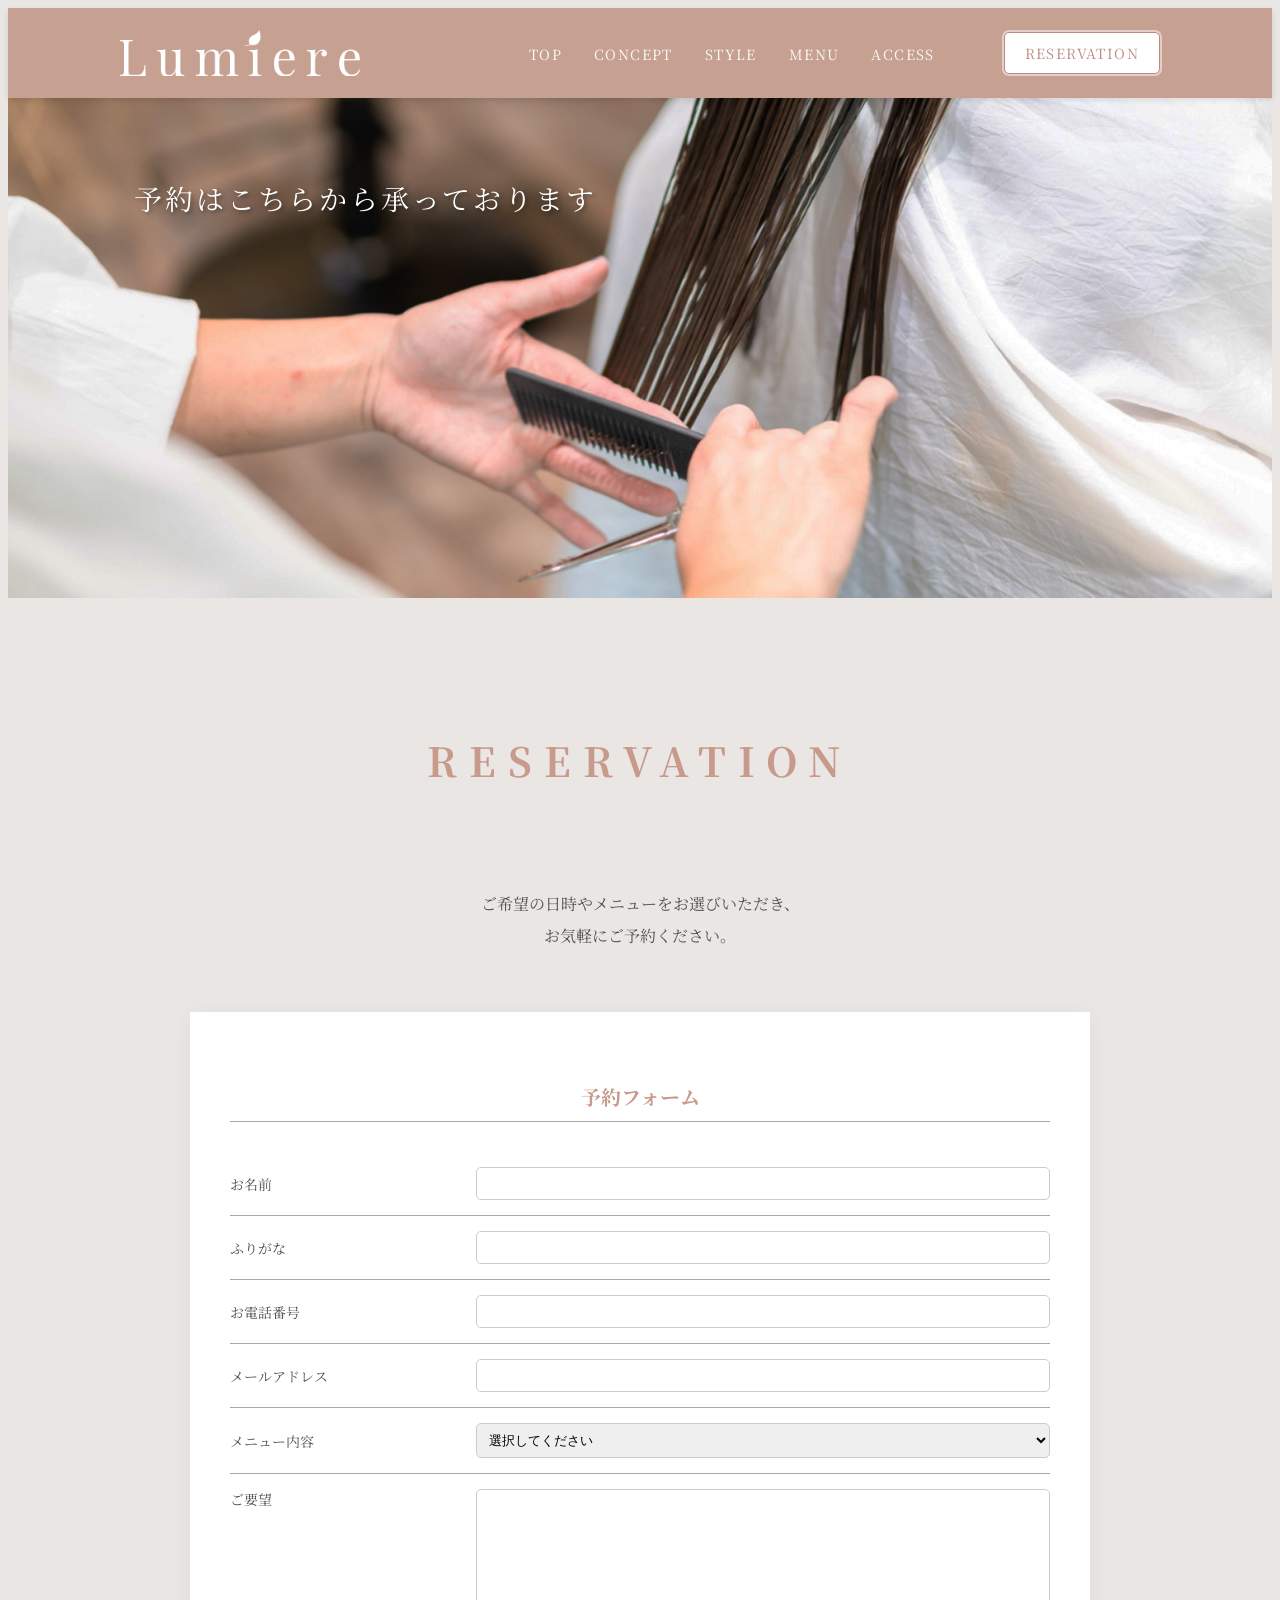
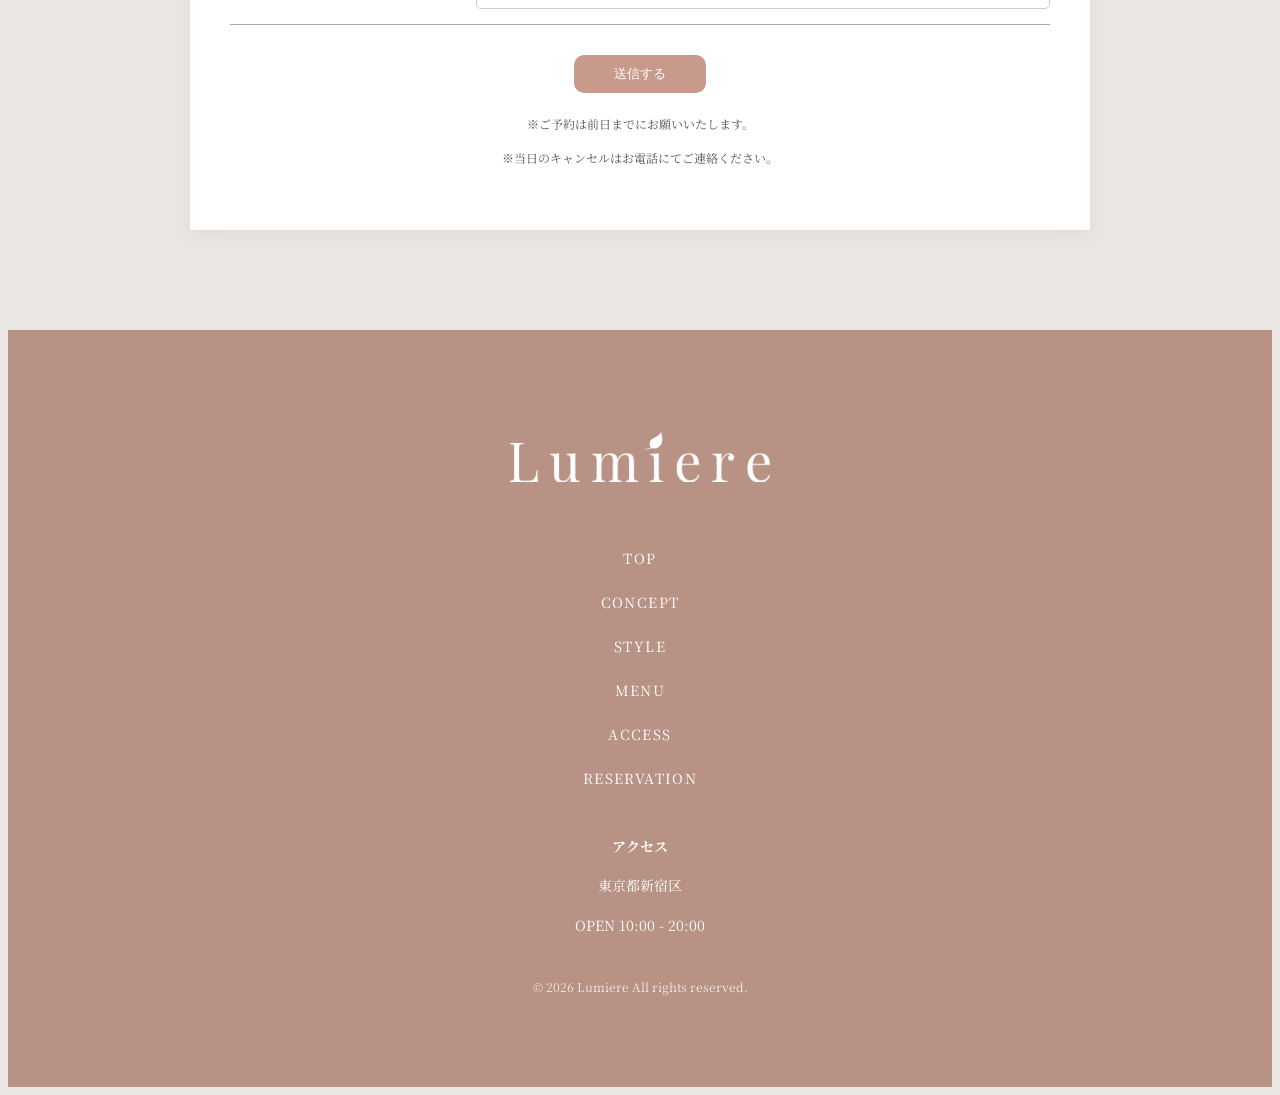
<file: reservation.html>
<!DOCTYPE html>
<html lang="ja">
<head>
  <meta charset="UTF-8">
  <meta name="viewport" content="width=device-width, initial-scale=1.0">
  <title>RESERVATION | Lumiere</title>
  <link rel="stylesheet" href="css/style.css">
  <link rel="stylesheet" href="css/reservation.css">
  <link href="https://fonts.googleapis.com/css2?family=Noto+Serif+JP&display=swap" rel="stylesheet">
</head>

<body id="top">
    <header class="header">
        <div class="header_inner">

            <h1><a href="index.html"><img src="images/logo.png" alt="ロゴ"></a></h1>

        <nav class="nav">
      <ul class="nav_list">
        <li><a href="index.html">TOP</a></li>
        <li><a href="concept.html">CONCEPT</a></li>
        <li><a href="style.html">STYLE</a></li>
        <li><a href="menu.html">MENU</a></li>
        <li><a href="access.html">ACCESS</a></li>
        <li class="nav_reservation">
          <a href="reservation.html" class="active">RESERVATION</a>
        </li>
      </ul>
    </nav>

    <a href="reservation.html" class="reservation_btn_header active">RESERVATION</a>
    <div class="menu_toggle">
      <span></span>
      <span></span>
      <span></span>
    </div>

  </div>
</header>

<section class="mv">
  <div class="mv_img">
    <img src="images/mv_reservation.jpg" alt="カット風景">
  </div>

  <div class="mv_text">
    <p>
      予約はこちらから承っております
    </p>
  </div>
</section>

<section class="reservation">
  <div class="reservation_inner">

    <h2 class="page_title">RESERVATION</h2>

    <p class="reservation_text">
      ご希望の日時やメニューをお選びいただき、<br>
      お気軽にご予約ください。
    </p>

    <div class="form_box">
      <h3 class="form_title">予約フォーム</h3>

      <form action="#" method="post">

        <div class="form_item">
          <label>お名前</label>
          <input type="text" name="name">
        </div>

        <div class="form_item">
          <label>ふりがな</label>
          <input type="text" name="kana" required>
        </div>

        <div class="form_item">
          <label>お電話番号</label>
          <input type="tel" name="tel" required>
        </div>

        <div class="form_item">
          <label>メールアドレス</label>
          <input type="email" name="email" required>
        </div>

        <div class="form_item" required>
          <label>メニュー内容</label>
          <select name="menu">
            <option value="">選択してください</option>
            <option value="cut">カット</option>
            <option value="color">カラー</option>
            <option value="perm">パーマ</option>
            <option value="treatment">トリートメント</option>
            <option value="set">セット</option>
          </select>
        </div>

        <div class="form_item textarea">
          <label>ご要望</label>
          <textarea name="message"></textarea>
        </div>

        <div class="form_btn">
          <button type="submit">送信する</button>
        </div>

      </form>

      <div class="form_note">
        <p>※ご予約は前日までにお願いいたします。</p>
        <p>※当日のキャンセルはお電話にてご連絡ください。</p>
      </div>

    </div>
  </div>
</section>

<footer class="footer">
  <div class="footer_inner">

    <h1 class="footer_logo">
      <img src="images/logo.png" alt="Lumiere">
    </h1>

    <nav class="footer_nav">
      <ul class="footer_nav_list">
        <li><a href="index.html">TOP</a></li>
        <li><a href="concept.html">CONCEPT</a></li>
        <li><a href="style.html">STYLE</a></li>
        <li><a href="menu.html">MENU</a></li>
        <li><a href="access.html">ACCESS</a></li>
        <li><a href="reservation.html">RESERVATION</a></li>
      </ul>
    </nav>

    <div class="footer_access">
      <p>アクセス</p>
      <p>東京都新宿区</p>
      <p>OPEN 10:00 - 20:00</p>
    </div>

    <p class="footer_copy">© 2026 Lumiere All rights reserved.</p>

  </div>
</footer>

<div class="fixed_reservation">
  <a href="reservation.html">WEB予約</a>
  <a href="tel:0123456789">TEL</a>
</div>

<a href="#top" class="page_top">↑</a>

<script src="js/script.js"></script>

</body>

</html>
</file>
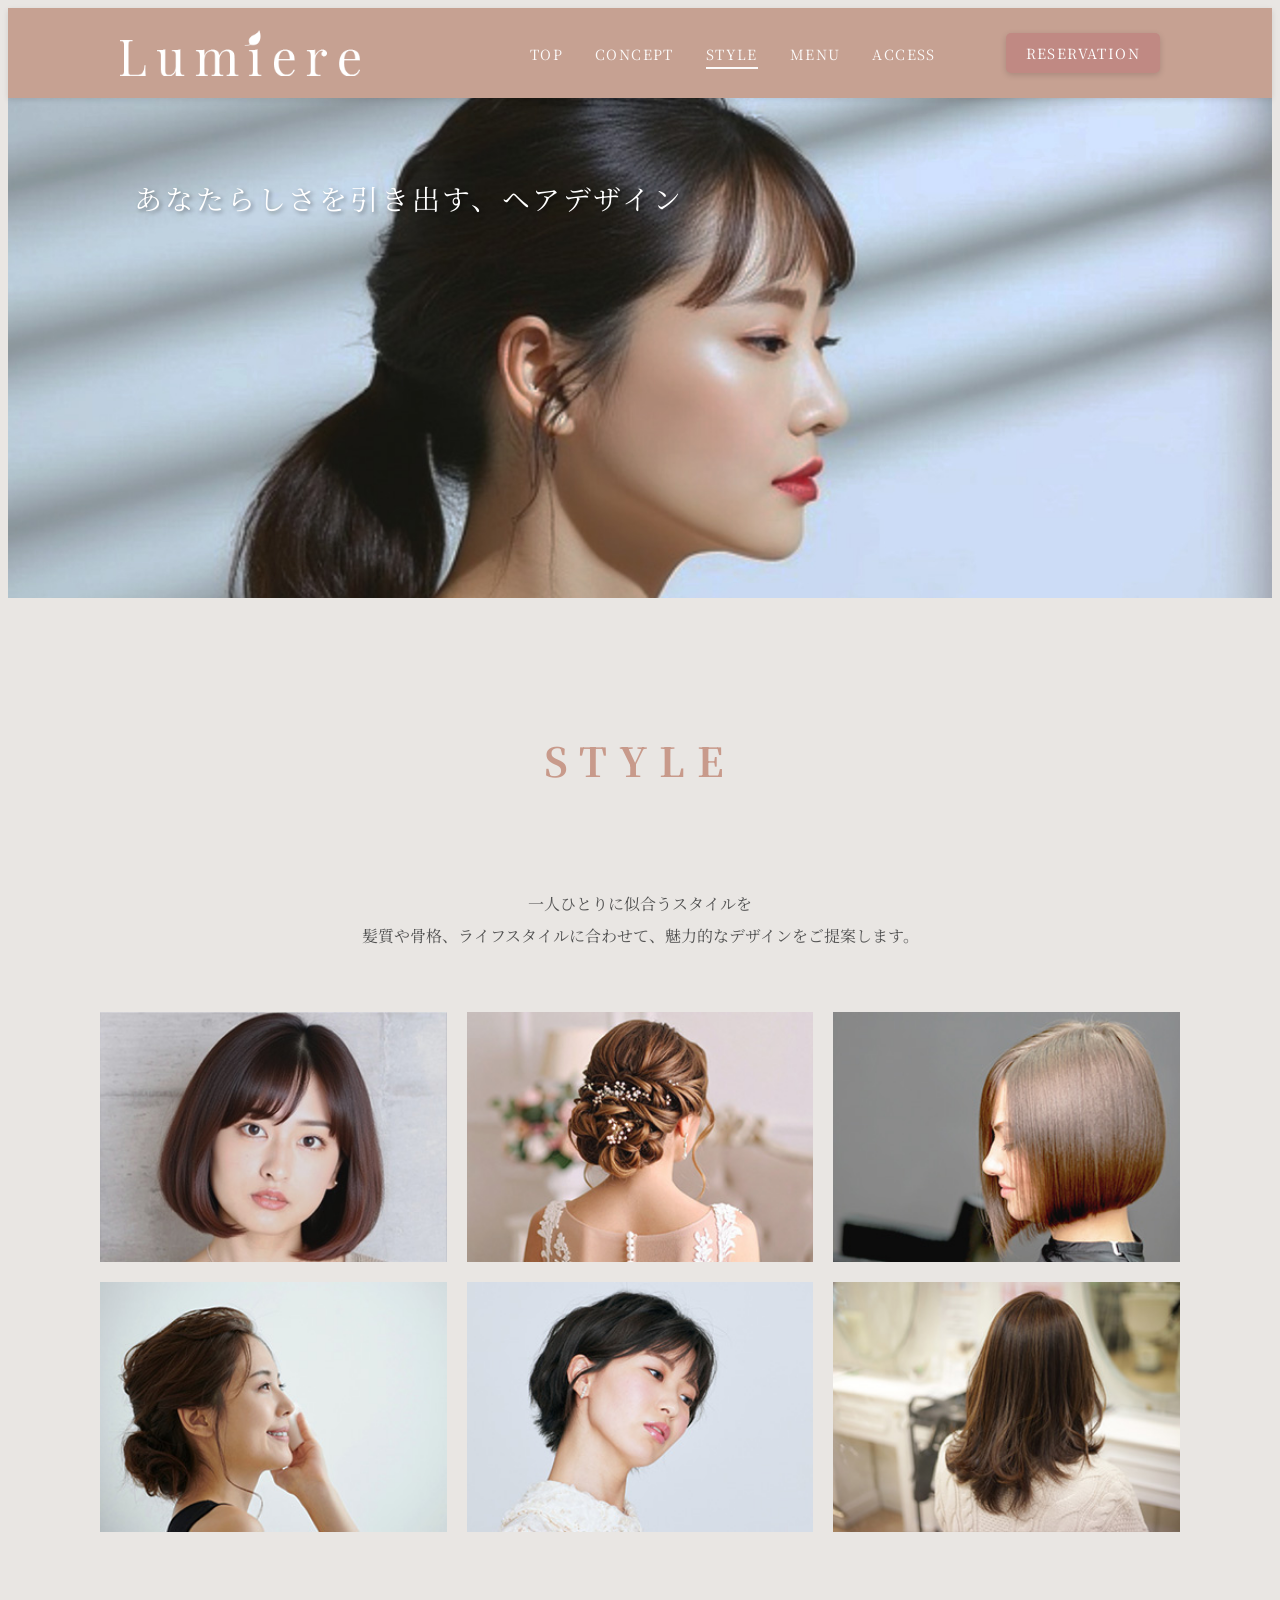
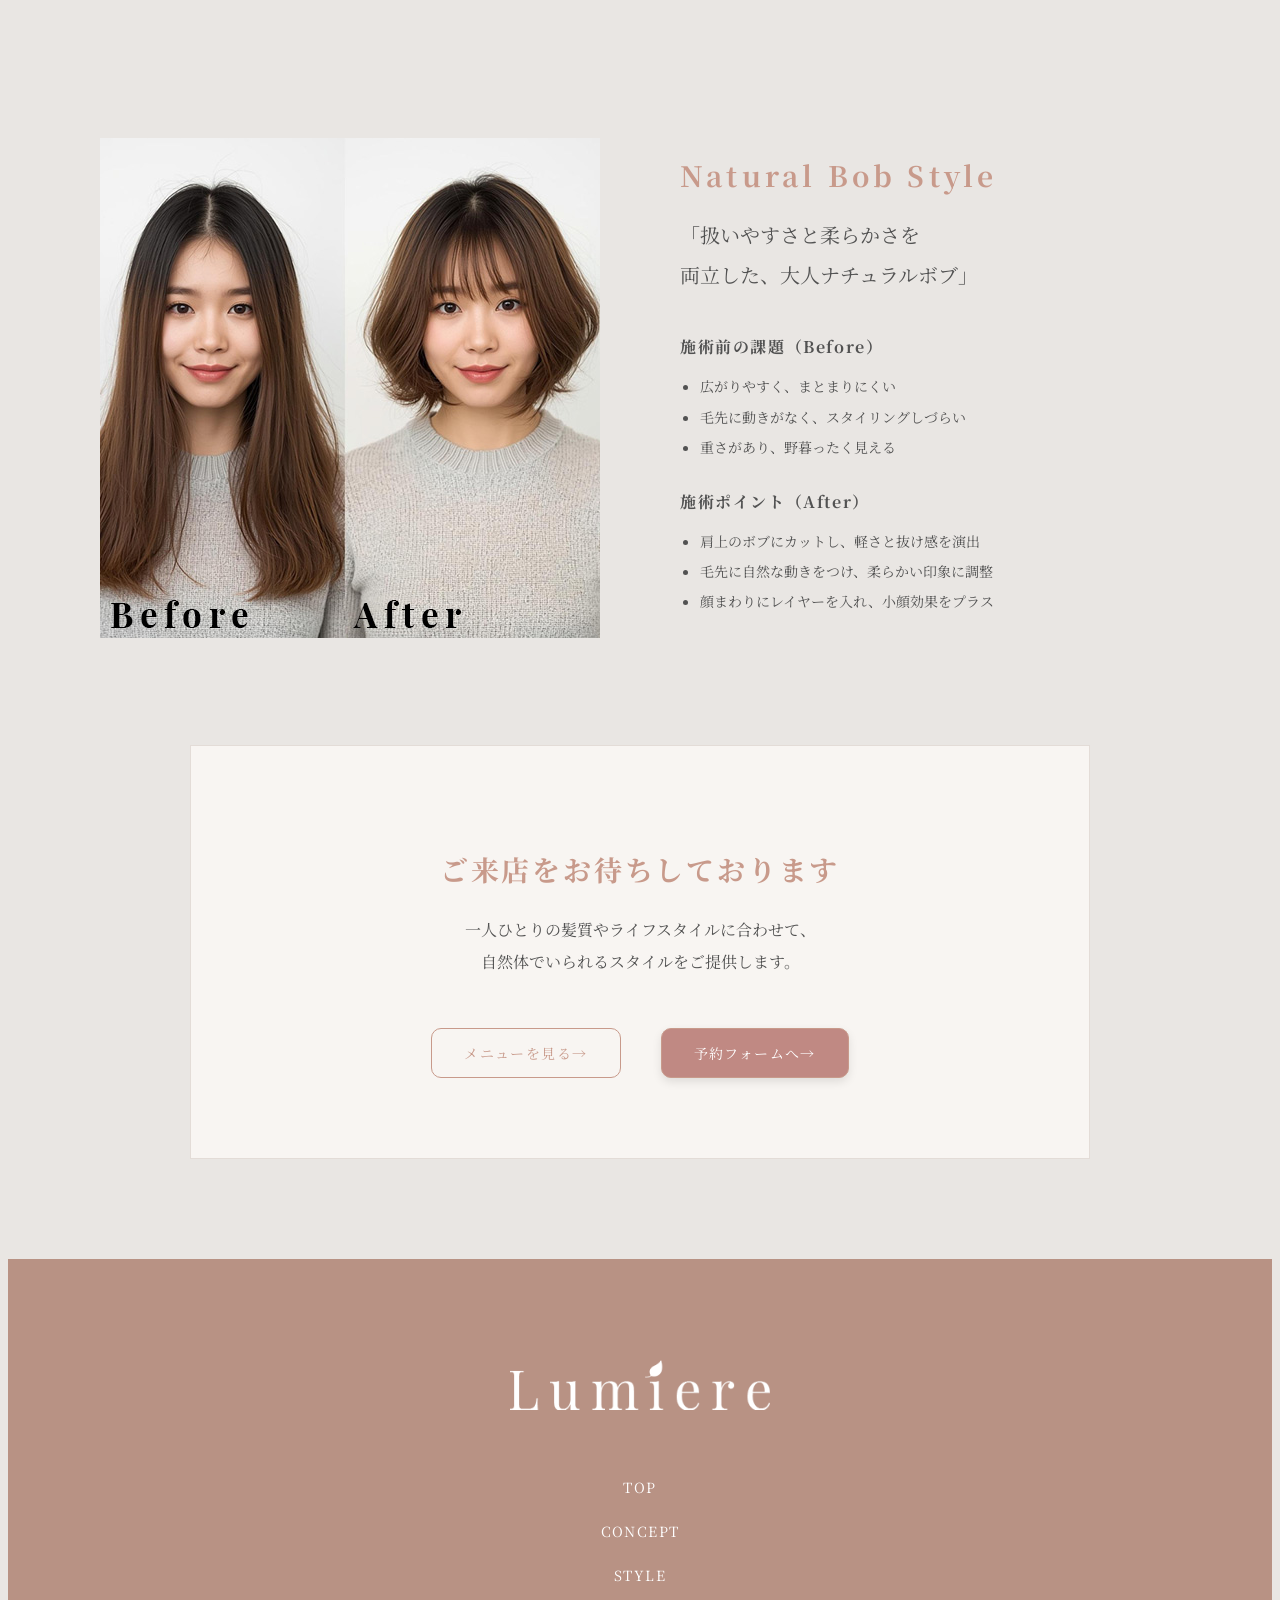
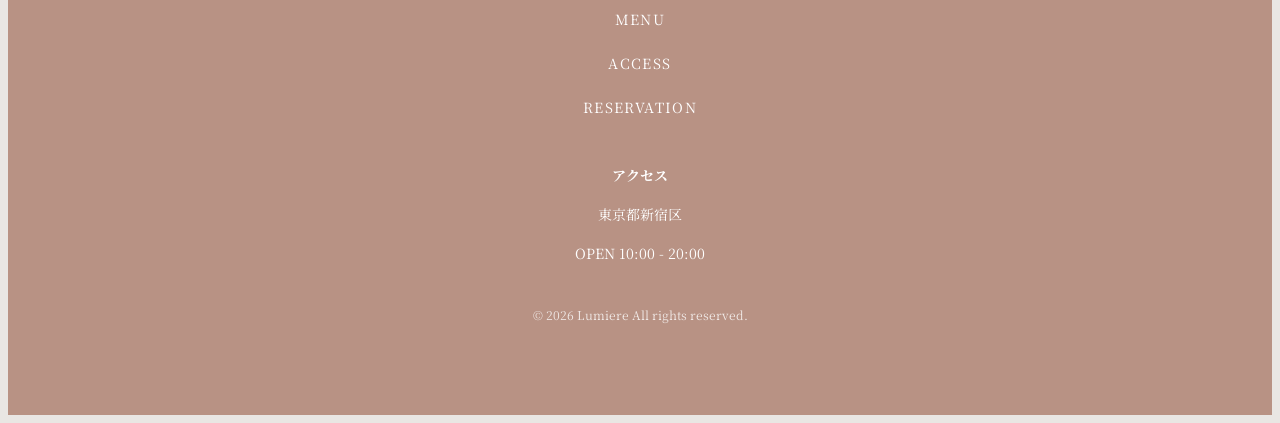
<file: style.html>
<!DOCTYPE html>
<html lang="ja">
<head>
  <meta charset="UTF-8">
  <meta name="viewport" content="width=device-width, initial-scale=1.0">
  <title>STYLE | Lumiere</title>
  <link rel="stylesheet" href="css/style.css">
  <link rel="stylesheet" href="css/lumiere_style.css">
  <link href="https://fonts.googleapis.com/css2?family=Noto+Serif+JP&display=swap" rel="stylesheet">
</head>

<body id="top">
    <header class="header">
        <div class="header_inner">

            <h1><a href="index.html"><img src="images/logo.png" alt="ロゴ"></a></h1>

        <nav class="nav">
      <ul class="nav_list">
        <li><a href="index.html">TOP</a></li>
        <li><a href="concept.html">CONCEPT</a></li>
        <li><a href="style.html" class="active">STYLE</a></li>
        <li><a href="menu.html">MENU</a></li>
        <li><a href="access.html">ACCESS</a></li>
        <li class="nav_reservation">
          <a href="reservation.html">RESERVATION</a>
        </li>
      </ul>
    </nav>

    <a href="reservation.html" class="reservation_btn_header">RESERVATION</a>
    <div class="menu_toggle">
      <span></span>
      <span></span>
      <span></span>
    </div>

  </div>
</header>

<section class="mv">
  <div class="mv_img">
    <img src="images/mv_style.jpg" alt="ナチュラルな女性">
  </div>

  <div class="mv_text">
    <p>
      あなたらしさを引き出す、ヘアデザイン
    </p>
  </div>
</section>

<section class="style">
  <div class="inner">

    <h2 class="page_title">STYLE</h2>

    <p class="style_text">
      一人ひとりに似合うスタイルを<br>
      髪質や骨格、ライフスタイルに合わせて、魅力的なデザインをご提案します。
    </p>

    <div class="style_grid">

      <div class="style_item">
        <img src="images/style_1.jpg" alt="ショートボブ">
        <div class="style_overlay">
          <p class="style_caption">Short Bob</p>
          <span class="view_icon">＋</span>
          <span class="view_text">View</span>
        </div>
      </div>

      <div class="style_item">
        <img src="images/style_2.jpg" alt="アレンジ">
        <div class="style_overlay">
          <p class="style_caption">Arrange</p>
          <span class="view_icon">＋</span>
          <span class="view_text">View</span>
        </div>
      </div>

      <div class="style_item">
        <img src="images/style_3.jpg" alt="ボブ">
        <div class="style_overlay">
          <p class="style_caption">Bob</p>
          <span class="view_icon">＋</span>
          <span class="view_text">View</span>
        </div>
      </div>

      <div class="style_item">
        <img src="images/style_4.jpg" alt="ナチュラル">
        <div class="style_overlay">
          <p class="style_caption">Mature</p>
          <span class="view_icon">＋</span>
          <span class="view_text">View</span>
        </div>
      </div>

      <div class="style_item">
        <img src="images/style_5.jpg" alt="ミディアム">
        <div class="style_overlay">
          <p class="style_caption">Medium</p>
          <span class="view_icon">＋</span>
          <span class="view_text">View</span>
        </div>
      </div>

      <div class="style_item">
        <img src="images/style_6.jpg" alt="ロング">
        <div class="style_overlay">
          <p class="style_caption">Long</p>
          <span class="view_icon">＋</span>
          <span class="view_text">View</span>
        </div>
      </div>

    </div>
  </div>
</section>

<section class="style_detail">
  <div class="inner style_detail_inner">

    <div class="style_detail_img">
      <img src="images/style_before_after.jpg" alt="Before After">
    </div>

    <div class="style_detail_text">

      <h2 class="detail_title">Natural Bob Style</h2>

      <p class="detail_lead">
        「扱いやすさと柔らかさを<br>
        両立した、大人ナチュラルボブ」
      </p>

      <div class="detail_box">
        <h3>施術前の課題（Before）</h3>
        <ul>
          <li>広がりやすく、まとまりにくい</li>
          <li>毛先に動きがなく、スタイリングしづらい</li>
          <li>重さがあり、野暮ったく見える</li>
        </ul>
      </div>

      <div class="detail_box">
        <h3>施術ポイント（After）</h3>
        <ul>
          <li>肩上のボブにカットし、軽さと抜け感を演出</li>
          <li>毛先に自然な動きをつけ、柔らかい印象に調整</li>
          <li>顔まわりにレイヤーを入れ、小顔効果をプラス</li>
        </ul>
      </div>

    </div>

  </div>
</section>

<div class="modal" id="modal">
  <span class="modal_close">&times;</span>
  <img class="modal_img" id="modalImg">
</div>

<section class="concept_cta">
  <div class="inner">
    <h2>ご来店をお待ちしております</h2>
    <p>
      一人ひとりの髪質やライフスタイルに合わせて、<br>
      自然体でいられるスタイルをご提供します。
    </p>

    <div class="cta_btns">
      <a href="menu.html" class="btn">メニューを見る→</a>
      <a href="reservation.html" class="btn primary">予約フォームへ→</a>
    </div>
  </div>
</section>

<footer class="footer">
  <div class="footer_inner">

    <h1 class="footer_logo">
      <img src="images/logo.png" alt="Lumiere">
    </h1>

    <nav class="footer_nav">
      <ul class="footer_nav_list">
        <li><a href="index.html">TOP</a></li>
        <li><a href="concept.html">CONCEPT</a></li>
        <li><a href="style.html">STYLE</a></li>
        <li><a href="menu.html">MENU</a></li>
        <li><a href="access.html">ACCESS</a></li>
        <li><a href="reservation.html">RESERVATION</a></li>
      </ul>
    </nav>

    <div class="footer_access">
      <p>アクセス</p>
      <p>東京都新宿区</p>
      <p>OPEN 10:00 - 20:00</p>
    </div>

    <p class="footer_copy">© 2026 Lumiere All rights reserved.</p>

  </div>
</footer>

<div class="fixed_reservation">
  <a href="reservation.html">WEB予約</a>
  <a href="tel:0123456789">TEL</a>
</div>

<a href="#top" class="page_top">↑</a>

<script src="js/script.js"></script>
<script src="js/style.js"></script>

</body>

</html>
</file>
<file: css/style.css>
@charset "utf-8";

/*スクロール*/
html {
  scroll-behavior: smooth;
}

.menu_block {
  scroll-margin-top: 100px;
}

/*ボタン*/
.page_top {
  position: fixed;
  right: 20px;
  bottom: 20px;
  width: 50px;
  height: 50px;
  background-color: #c89a8b;
  color: #fff;
  text-align: center;
  line-height: 50px;
  font-size: 20px;
  border-radius: 50%;
  text-decoration: none;
  opacity: 0;
  visibility: hidden;
  transition: 0.3s;
  z-index: 1000;
  box-shadow: 0 4px 10px rgba(0,0,0,0.2);
}

/*フッター上での色変更*/
.page_top.footer_active {
  background-color: #fff;
  color: #c89a8b;
  border: 1px solid #c89a8b;
}
/* 表示時 */
.page_top.show {
  opacity: 1;
  visibility: visible;
}

/* ホバー */
.page_top:hover {
  opacity: 0.8;
}
/*TOPへ戻るここまで*/

/* ヘッダー */
.header {
    background-color: #C6A192;
    position: sticky;
    top: 0;
    left: 0;
    width: 100%;
    z-index: 1000;
    box-shadow: 0 2px 6px rgba(0,0,0,0.1);
}

/* 中身 */
.header_inner {
    width: 100%;
    max-width: 1080px;
    margin: 0 auto;
    display: flex;
    padding: 0 20px;
    align-items: center;
    justify-content: space-between;
    height: 90px;
}

/* ロゴ */
.header_inner img {
    width: 240px;
    height: auto;
    display: block;
}
.header_logo {
  flex-shrink: 0;
}

/*ナビ*/
.nav {
    margin-left: 60px;
}
.nav_list {
    display: flex;
    gap: 32px;
    list-style: none;
}
.nav_list a {
    font-size: 14px;
    color: #fff;
    text-decoration: none;
    letter-spacing: 0.1em;
    transition: 0.3s;
    opacity: 0.95;
}

/*ナビ目印*/
.nav_list a.active {
    border-bottom: 2px solid #fff;
    padding-bottom: 3px;
}

/*予約ボタン*/
.reservation_btn_header{
    background-color: #c08983;
    color: #fff;
    text-decoration: none;
    font-size: 14px;
    letter-spacing: 0.1em;
    transition: 0.3s;
    border-radius: 5px;
    padding: 10px 20px;
    box-shadow: 0 2px 6px rgba(0,0,0,0.15);
}

.reservation_btn_header:hover {
    background-color: #a8746e;
}

/*予約ボタン目印*/
.reservation_btn_header.active {
    background-color: #fff;
    color: #c08983;
    border: 1px solid #c08983;
    box-shadow: 0 0 0 2px rgba(255,255,255,0.5);
}

.reservation_btn_header.current:hover {
    background-color: #fff;
}

/*ヘッダーここまで*/

/*ホバー*/
a:hover {
    opacity: 0.6;
}

/*基本レイアウト*/
img {
    max-width: 100%;
    height: auto;
}

body {
    overflow-x: hidden;
}

/*内容*/
body {
    font-family: "Noto Serif JP","Yu Mincho", "Hiragino Mincho ProN", "MS Mincho", serif;
    background-color: #e9e6e3;
}

.inner {
    width: 100%;
    max-width: 1080px;
    margin: 0 auto;
}

/* セクションタイトル */
.section_title {
    font-size: 32px;
    letter-spacing: 0.25em;
    color: #c89a8b;
    margin-bottom: 35px;
}

/*ページタイトル*/
.page_title {
    font-size: 40px;
    letter-spacing: 0.3em;
    color: #c89a8b;
    margin-bottom: 100px;
    text-align: center;
}
/*テキストボックス*/
*,*::before,*::after {
    box-sizing: border-box;
}

/*基本レイアウトここまで*/
/* フッター */
.footer {
    background-color: #B89284;
    color: #fff;
    text-align: center;
    padding: 80px 20px;
}

/* 中身 */
.footer_inner {
    width: 100%;
    max-width: 1080px;
    margin: 0 auto;
}

/* ロゴ */
.footer_logo img {
    height: 50px;
    margin-bottom: 30px;
}

/* ナビ */
.footer_nav_list {
    list-style: none;
    padding: 0;
    margin-bottom: 40px;
}

.footer_nav_list li {
    margin-bottom: 12px;
    line-height: 2;
}

.footer_nav_list a {
    color: #fff;
    text-decoration: none;
    font-size: 14px;
    letter-spacing: 0.1em;
    transition: 0.3s;
}

/* アクセス */
.footer_access {
    margin-bottom: 40px;
    font-size: 14px;
    line-height: 1.8;
}
.footer_access p:first-child {
    font-weight: bold;
    margin-bottom: 10px;
}

/* コピーライト */
.footer_copy {
    font-size: 12px;
    opacity: 0.8;
}
/*フッターここまで*/

/*ハンバーガーボタン*/
.menu_toggle {
    display: none;
    width: 30px;
    height: 22px;
    position: relative;
    cursor: pointer;
}

.menu_toggle span {
    position: absolute;
    left: 0;
    width: 100%;
    height: 2px;
    background-color: #fff;
    transition: 0.3s;
}

.menu_toggle span:nth-child(1) { 
    top: 0; 
}
.menu_toggle span:nth-child(2) {
     top: 10px;
}
.menu_toggle span:nth-child(3) {
     bottom: 0; 
}

.nav_reservation a {
    display: block;
    background-color: #c08983;
    color: #fff;
    text-align: center;
    padding: 12px;
    border-radius: 5px;
    margin-top: 20px;
    letter-spacing: 0.1em;
}

.nav_reservation {
    display: none;
}

.nav_reservation a.active {
    background-color: #fff;
    color: #fff;
}
/*ハンバーガーボタンここまで*/

/*固定予約ボタン*/
.fixed_reservation {
    display: none;
}

/* 1000pxヘッダーハンバーガーへ */
@media screen and (max-width: 1000px) {
        /* ナビ非表示 */
    .nav {
        position: fixed;
        top: 0;
        right: -100%;
        width: 70%;
        height: 100vh;
        background-color: #C6A192;
        padding: 80px 20px;
        transition: 0.3s;
    }

    .nav.active {
        right: 0;
    }

    .nav_list {
        flex-direction: column;
        gap: 20px;
    }

    /* ボタン小さく */
    .reservation_btn_header {
        display: none;
    }

    /* ハンバーガー表示 */
    .menu_toggle {
        display: block;
    }

    .nav_list a.active {
        border-bottom: none;
        background-color: rgba(255,255,255,0.1);
        padding: 8px;
        border-radius: 3px;
    }
    /*固定予約ボタン*/
    .fixed_reservation {
        display: flex;
        position: fixed;
        bottom: 0;
        left: 0;
        width: 100%;
        z-index: 999;
    }

    .fixed_reservation a {
        flex: 1;
        text-align: center;
        padding: 15px 0;
        text-decoration: none;
        color: #fff;
        font-size: 14px;
        letter-spacing: 0.1em;
    }

    /* WEB予約 */
    .fixed_reservation a:first-child {
        background-color: #c08983;
    }

    /* TEL */
    .fixed_reservation a:last-child {
        background-color: #a8746e;
    }
    .nav_reservation {
        display: block;
    }

    /*TOPボタン少し上へ*/
    .page_top {
        bottom: 80px;
    }

    .page_top.footer_active {
        bottom: 100px;
    }
}
/*768pxレスポンシブ対応*/
@media screen and (max-width: 768px) {

    .header_inner {
        height: 70px;
    }
    /* ナビ非表示 */
    .nav {
        position: fixed;
        top: 0;
        right: -100%;
        width: 70%;
        height: 100vh;
        background-color: #C6A192;
        padding: 80px 20px;
        transition: 0.3s;
    }

    .nav.active {
        right: 0;
    }

    .nav_list {
        flex-direction: column;
        gap: 20px;
    }

    /* ボタン小さく */
    .reservation_btn_header {
        display: none;
    }

    /*コンテンツに被らないように調整*/
    body {
        padding-bottom: 60px;
    }

    /*セクションタイトル*/
    .section_title {
        font-size: 24px;
        text-align: center;
    }

    /*ページタイトル*/
    .page_title {
        font-size: 32px;
    }

    /*フッター*/
    .footer {
        padding: 60px 20px;
    }

    .footer_logo img {
        height: 40px;
    }

    .footer_nav_list a {
        font-size: 13px;
    }

    .footer_access {
        font-size: 13px;
    }
}
/*768pxここまで*/

/*480pxレスポンシブ対応*/
@media screen and (max-width: 480px) {

    .header_inner {
        padding: 0 15px;
    }

    .header_inner img {
        height: 30px;
        width: auto;
    }

    .nav {
        width: 80%;
    }

    /*セクションタイトル*/
    .section_title {
        font-size: 20px;
    }

    /*ページタイトル*/
    .page_title {
        font-size: 26px;
    }

    /*フッター*/
    .footer {
        padding: 40px 15px;
    }

    .footer_nav_list li {
        margin-bottom: 8px;
    }

    .footer_copy {
        font-size: 11px;
    }
}

/*480pxここまで*/
</file>
<file: css/index.css>
@charset "utf-8";

/* メインビジュアル */
.mv {
    margin-top: 100px;
}
/* 中身 */
.mv_inner {
    display: flex;
    align-items: center;
    gap: clamp(30px, 5vw, 80px);
}

/* テキスト */
.mv_text {
    flex: 0 0 auto;
    font-size: 18px;
    line-height: 2;
    color: #5A4A46;
}

/* スライド */
.mv_slider {
    width: clamp(400px, 50vw, 800px);
    aspect-ratio: 16 / 10;
    position: relative;
    overflow: hidden;
    flex: 1;
}
/* 画像 */
.mv_img {
    position: absolute;
    width: 100%;
    height: 100%;
    object-fit: cover;
    opacity: 0;
    transition: opacity 1s;
}

/* 表示中 */
.mv_img.active {
    opacity: 1;
}

/*メインビジュアルここまで*/

/*コンセプト*/
.concept {
    padding: 120px 20px;
}

.concept_inner {
    position: relative;
}

/*コンセプトボタン*/
.concept_btn_wrap {
  margin-top: 30px;
}

.concept_btn {
  display: inline-block;
  padding: 12px 32px;
  border: 1px solid #c08983;
  color: #c08983;
  text-decoration: none;
  font-size: 14px;
  letter-spacing: 0.2em;
  transition: 0.3s;
  border-radius: 10px;
}

.concept_btn:hover {
    background-color: #c08983;
    color: #fff;
}

/* 画像 */
.concept_img img {
    width: 50%;
    display: block;
}

/* テキストボックス */
.concept_text {
    position: absolute;
    right: 0;
    top: 50%;
    transform: translateY(-50%);
    width: 55%;
    background-color: #f4f2f0;
    padding: 40px 70px 50px 60px;
    box-shadow: 0 10px 30px rgba(0,0,0,0.05);
}

/* リード */
.concept_lead {
    font-size: 16px;
    line-height: 2;
    margin-bottom: 30px;
    color: #525252;
}

/* 説明 */
.concept_desc {
    font-size: 14px;
    line-height: 2.2;
    color: #525252;
    margin-bottom: 50px;
}

/*コンセプトここまで*/

/*スタイル*/
.style {
    padding: 120px 20px;
}

/* グリッド */
.style_grid {
	display: grid;
    grid-template-columns: repeat(3, 1fr);
    gap: 40px;
}

/* 画像 */
.style_item img {
    width: 100%;
    display: block;
    transition: transform 0.4s ease, opacity 0.4s ease;
}
.style_item {
    position: relative;
    overflow: hidden;
}

/*オーバーレイ*/
.style_overlay {
    position: absolute;
    top: 0;
    left: 0;
    width: 100%;
    height: 100%;
    align-items: center;
    background-color: rgba(0, 0, 0, 0.3);
    display: flex;
    justify-content: center;
    opacity: 0;
    transition: opacity 0.4s ease;
}

/* テキスト */
.style_text {
    color: #fff;
    font-size: 18px;
    letter-spacing: 0.2em;
}

/* ホバー時 */
.style_item:hover .style_overlay {
    opacity: 1;
}

.style_item:hover img {
    transform: scale(1.05);
    opacity: 0.9;
}

/*スタイルここまで*/

/*メニュー*/
.menu {
    padding: 120px 20px;
    background-color: #f4f2f0;
}

.menu_inner {
    max-width: 1080px;
    margin: 0 auto;
    text-align: center;
}

/* グリッド */
.menu_grid {
    display: grid;
    gap: 40px;
    margin-top: 60px;
}

.menu_row {
    display: grid;
    grid-template-columns: repeat(3, 1fr);
    gap: 40px;
    justify-content: center;
}

.menu_row_top {
    display: grid;
    grid-template-columns: repeat(2, 1fr);
    justify-content: center;
}

/* アイテム */
.menu_item {
    display: flex;
    flex-direction: column;
    align-items: center;
    justify-content: center;
    height: 100%;
    max-height: 300px;
    width: 100%;
    max-width:300px;
    margin: 0 auto;
    padding: 40px 20px;
    background-color: #e9e6e3;
    border: 1px solid #cfcac7;
    text-decoration: none;
    color: #525252;
    transition: 0.3s;
}

.menu_row_top .menu_item {
    flex: 0 0 auto;
}

/* 中央配置 */
.menu_item img {
    height: 110px;
}

/* 英語 */
.menu_en {
    font-size: 18px;
    letter-spacing: 0.2em;
    margin-bottom: 5px;
}

/* 日本語 */
.menu_jp {
    font-size: 13px;
    color: #525252;
}

/* ホバー */
.menu_item:hover {
    border-color: #c89a8b;
    background-color: #fff;
    transform: translateY(-5px);
}

/* ボタン */
.menu_btn_wrap {
    margin-top: 60px;
}

.menu_btn {
    display: inline-block;
    padding: 15px 40px;
    border: 1px solid #c89a8b;
    color: #c89a8b;
    text-decoration: none;
    font-size: 14px;
    letter-spacing: 0.2em;
    transition: 0.3s;
    background-color: transparent;
    border-radius: 10px;
}

/* ホバー */
.menu_btn:hover {
    background-color: #c89a8b;
    color: #fff;
}

/*メニューここまで*/

/*アクセス*/
.access {
    padding: 120px 20px;
    background-color: #e9e6e3;
    text-align: center;
}

.access_inner {
    max-width: 600px;
    margin: 0 auto;
}

.access_address {
    font-size: 15px;
    line-height: 2;
    margin-bottom: 20px;
}

.access_time {
    font-size: 14px;
    letter-spacing: 0.1em;
    margin-bottom: 40px;
}

.access_btn {
    display: inline-block;
    padding: 15px 40px;
    border: 1px solid #c89a8b;
    color: #c89a8b;
    text-decoration: none;
    font-size: 14px;
    letter-spacing: 0.2em;
    transition: 0.3s;
    border-radius: 10px;
}

.access_btn:hover {
    background-color: #c89a8b;
    color: #fff;
}

/*アクセスここまで*/

/*予約*/
.reservation {
    padding: 120px 20px;
    text-align: center;
}

.reservation_inner {
    width: 100%;
    max-width: 900px;
    margin: 0 auto;
    padding: 80px 40px;
    background-color: #f4f2f0;
}

.reservation_lead {
    font-size: 18px;
    margin-bottom: 15px;
    color: #525252;
}

.reservation_desc {
    font-size: 14px;
    margin-bottom: 40px;
    color: #525252;
}

.reservation_btn_wrap {
    display: flex;
    justify-content: center;
    gap: 30px;
}

.reservation_btn {
    display: inline-block;
    padding: 15px 40px;
    border: 1px solid #c89a8b;
    text-decoration: none;
    font-size: 14px;
    letter-spacing: 0.2em;
    transition: 0.3s;
    background-color: transparent;
    border-radius: 10px;
}

.reservation_btn.form {
    background-color: #c08983;
    color: #fff;
    box-shadow: 0 2px 6px rgba(0,0,0,0.15);
}
.reservation_btn:hover {
    background-color: #a8746e;
    color: #fff;
}

.reservation_btn.tel {
    background-color: #f4f2f0;
    color: #c89a8b;
}

.reservation_btn.tel:hover {
    background-color: #c89a8b;
    color: #fff;
}
/*予約ここまで*/

/*コンセプト欄レイアウト維持*/
@media screen and (min-width: 1080px) {
    
    .menu_row {
        display: grid;
        grid-template-columns: repeat(3, 300px);
        gap: 40px;
        justify-content: center;
    }

    .menu_row_top {
        display: grid;
        grid-template-columns: repeat(2, 300px);
        justify-content: center;
    }
}

/*768pxレスポンシブ対応*/
@media screen and (max-width: 768px) {
  .mv {
		margin-top: 0;
  }
  .mv_inner {
    flex-direction: column;
    gap: 20px;
  }

  .mv_slider {
    width: 100%;
  }

  .mv_text {
    text-align: center;
	order: 1;
  }

  /*コンセプト*/
  .concept_inner {
    display: flex;
    flex-direction: column;
  }

  .concept_img img {
    width: 100%;
  }

  .concept_text {
    position: static;
    transform: none;
    width: 100%;
    margin-top: 20px;
    padding: 30px;
  }

  /*スタイル*/
    .style_grid {
    grid-template-columns: repeat(2, 1fr);
    gap: 20px;
  }

  /*メニュー*/
  .menu_row,
  .menu_row_top {
    grid-template-columns: repeat(2, 1fr);
    justify-items: center;
  }

  .menu_item {
    width: 100%;
    max-width: 280px;
  }

  /*予約*/
  .reservation_inner {
    padding: 60px 20px;
  }

  .reservation_btn_wrap {
    flex-direction: column;
    gap: 15px;
  }
  /*CTA*/
  .concept_cta h2 {
    font-size: 24px;
  }

  .concept_cta p {
    font-size: 14px;
  }

}

/*768pxここまで*/

/*480pxレスポンシブ対応*/
@media screen and (max-width: 480px) {

  .mv {
    margin-top: 80px;
  }

  .mv_text {
    font-size: 14px;
  }

  /*コンセプト*/
    .concept {
    padding: 80px 15px;
  }

  .concept_text {
    padding: 20px;
  }

    .concept_btn {
    width: 100%;
    text-align: center;
  }

    /*スタイル*/
    .style_grid {
    grid-template-columns: 1fr;
    gap: 20px;
    }

  /*メニュー*/
  .menu_row,
  .menu_row_top {
    grid-template-columns: 1fr;
    justify-items: center;
  }

  .menu {
    padding: 80px 15px;
  }

  /*アクセス*/
  .access {
    padding: 80px 15px;
  }

  .access_address {
    font-size: 14px;
  }
  
  /*予約*/
  .reservation {
    padding: 80px 15px;
  }

  .reservation_inner {
    padding: 40px 15px;
  }
}
/*480pxここまで*/
</file>
<file: css/access.css>
@charset "utf-8";

.mv {
    position: relative;
}

.mv_text {
  position: absolute;
  top: 20%;
  left: 10%;
  transform: translateY(-50%);
  color: #fff;
  font-size: 28px;
  line-height: 1.8;
  letter-spacing: 0.1em;
  text-shadow: 2px 2px 4px rgba(0,0,0,0.4);
}

.mv_img img {
  width: 100%;
  height: 100%;
  max-height: 500px;
  object-fit: cover;
  display: block;
}

/* セクション */
.access {
  padding: 100px 20px;
  text-align: center;
}

/* 情報 */
.access_info {
  margin-bottom: 80px;
}

/* 各項目 */
.access_item {
  margin-bottom: 100px;
}

.access_item:last-child {
    margin-bottom: 150px;
}
/* 見出し */
.access_item h3 {
  color: #c89a8b;
  font-size: 20px;
  margin-bottom: 10px;
  letter-spacing: 0.1em;
}

/* メイン */
.access_item p {
  font-size: 18px;
  letter-spacing: 0.2em;
  color: #525252;
}

/* 補足 */
.access_info .access_note{
  font-size: 14px;
  color: #757575;
  margin-top: 20px;
}

/* MAP */
.access_map img {
  width: 100%;
  max-width: 900px;
  display: block;
  margin: 50px auto;
}

/*CTA*/
.concept_cta {
  padding: 0 20px 100px;
  text-align: center;
}

.concept_cta .inner {
    max-width: 900px;
    border: 1px solid #e3dcd7;
    padding: 80px 40px;
    background-color: #f8f5f2;
}
.concept_cta h2 {
  font-size: 28px;
  color: #c89a8b;
  margin-bottom: 25px;
  letter-spacing: 0.1em;
}

.concept_cta p {
  margin-bottom: 50px;
  line-height: 2;
  color: #525252;
  gap: 30px;
}

/* ボタン */
.cta_btns {
  display: flex;
  justify-content: center;
  gap: 40px;
}

.btn {
  display: inline-block;
  padding: 14px 32px;
  border-radius: 10px;
  text-decoration: none;
  font-size: 14px;
  letter-spacing: 0.1em;
  transition: 0.3s;
  border: 1px solid #c89a8b;
}

.btn.primary {
  background-color: #c08983;
  color: #fff;
  box-shadow: 0 4px 10px rgba(0,0,0,0.1);
}

.primary:hover {
    background-color: #a8746e;
}

/*768pxレスポンシブ対応*/
@media screen and (max-width: 768px) {

    /* MV */
    .mv_img img {
        height: 300px;
    }

    .mv_text {
        left: 5%;
        font-size: 20px;
    }

    /* アクセス全体 */
    .access {
        padding: 60px 20px;
    }

    /* 各項目 */
    .access_item {
        margin-bottom: 30px;
    }

    /* 見出し */
    .access_item h3 {
        font-size: 14px;
    }

    /* 店名 */
    .access_main {
        font-size: 16px;
    }

    /* テキスト */
    .access_item p {
        font-size: 13px;
    }

    /* 補足 */
    .access_note {
        font-size: 11px;
        line-height: 1.6;
    }

    /* MAP */
    .access_map img {
        max-width: 100%;
    }

    /* ボタン縦並び */
    .cta_btns {
        flex-direction: column;
        gap: 15px;
    }

    .btn {
        width: 100%;
    }
    /*CTA*/
    .concept_cta h2 {
        font-size: 24px;
    }

    .concept_cta p {
        font-size: 14px;
    }

}

/*768pxここまで*/

/*480pxレスポンシブ対応*/
@media screen and (max-width: 480px) {
    /* アクセス */
    .access {
        padding: 50px 15px;
    }

    /* 見出し */
    .access_item h3 {
        font-size: 13px;
    }

    /* 店名 */
    .access_main {
        font-size: 15px;
    }

    /* テキスト */
    .access_item p {
        font-size: 12px;
        line-height: 1.6;
    }

    /* 補足 */
    .access_note {
        font-size: 11px;
    }

    /* MAP */
    .access_map {
        margin-top: 40px;
    }
}
    
/*480pxここまで*/
</file>
<file: css/concept.css>
@charset "utf-8";

/*mv*/
.mv {
    position: relative;
}

.mv_text {
  position: absolute;
  top: 20%;
  left: 10%;
  transform: translateY(-50%);
  color: #fff;
  font-size: 28px;
  line-height: 1.8;
  letter-spacing: 0.1em;
  text-shadow: 2px 2px 4px rgba(0,0,0,0.4);
}

.mv_img img {
  width: 100%;
  height: 100%;
  max-height: 500px;
  object-fit: cover;
  display: block;
}

/*コンセプト*/
.concept {
  padding: 120px 0;
  text-align: center;
}

.concept_intro h3 {
  font-size: 32px;
  margin-bottom: 5px;
  color: #c89a8b;
}

.concept_en {
  font-size: 16px;
  letter-spacing: 0.3em;
  margin-bottom: 50px;
}

/* ブロック */
.concept_block {
  display: flex;
  align-items: center;
  gap: 80px;
  margin-bottom: 140px;
  text-align: left;
}

.concept_block.reverse {
  flex-direction: row-reverse;
}

.concept_block.reverse .concept_img {
    transform: none;
    display: flex;
    justify-content: flex-end;
}

.concept_img {
  width: 55%;
}

.concept_text {
  width: 45%;
}

.concept_text h4 {
  font-size: 24px;
  margin-bottom: 30px;
  color: #525252;
}

.concept_text p {
  line-height: 2.5;
  font-size: 14px;
  color: #525252;
}

.concept_img img {
  width: 85%;
  height: 85%;
  object-fit: cover;
}

/*CTA*/
.concept_cta {
  padding: 0 20px 100px;
  text-align: center;
}

.concept_cta .inner {
    max-width: 900px;
    border: 1px solid #e3dcd7;
    padding: 80px 40px;
    background-color: #f8f5f2;
}
.concept_cta h2 {
  font-size: 28px;
  color: #c89a8b;
  margin-bottom: 25px;
  letter-spacing: 0.1em;
}

.concept_cta p {
  margin-bottom: 50px;
  line-height: 2;
  color: #525252;
  gap: 30px;
}

/* ボタン */
.cta_btns {
  display: flex;
  justify-content: center;
  gap: 40px;
}

.btn {
  display: inline-block;
  padding: 14px 32px;
  border-radius: 10px;
  text-decoration: none;
  font-size: 14px;
  letter-spacing: 0.1em;
  transition: 0.3s;
  border: 1px solid #c89a8b;
  color: #c89a8b;
  background-color: transparent;
}

.btn:hover {
    background-color: #c89a8b;
    color: #fff;
}
.btn.primary {
  background-color: #c08983;
  color: #fff;
  box-shadow: 0 4px 10px rgba(0,0,0,0.1);
}

.primary:hover {
    background-color: #a8746e;
}

/*768pxレスポンシブ対応*/
@media screen and (max-width: 768px) {

  /* MV */
  .mv_img img {
    height: 300px;
  }

  .mv_text {
    left: 5%;
    font-size: 20px;
  }

  /* コンセプト全体 */
  .concept {
    padding: 80px 0;
  }

  .concept_intro {
    margin-bottom: 60px;
  }

    /* ブロックを縦並び */
  .concept_block {
    flex-direction: column;
    gap: 30px;
    margin-bottom: 80px;
  }

  .concept_block.reverse {
    flex-direction: column;
  }

 /* 画像 */
  .concept_img {
    width: 100%;
  }

  .concept_img img {
    width: 100%;
    height: auto;
  }

    /* テキスト */
  .concept_text {
    width: 100%;
    text-align: center;
  }
  
  .concept_intro h3 {
    font-size: 22px;
  }

  .concept_en {
    font-size: 12px;
  }

  .concept_text h4 {
    font-size: 18px;
    margin-bottom: 15px;
  }

  .concept_text p {
    font-size: 14px;
    line-height: 2;
  }

  /* CTA */
  .concept_cta {
    padding: 60px 20px;
  }

  .concept_cta .inner {
    padding: 40px 20px;
  }

  .concept_cta h2 {
    font-size: 24px;
  }

  .concept_cta p {
    font-size: 14px;
  }


    /* ボタン縦並び */
  .cta_btns {
    flex-direction: column;
    gap: 15px;
  }

  .btn {
    width: 100%;
  }

}

/*768pxここまで*/

/*480pxレスポンシブ対応*/
@media screen and (max-width: 480px) {

  .mv_text {
    font-size: 16px;
  }

  .concept_intro h3 {
    font-size: 18px;
  }

  .concept_en {
    font-size: 8px;
  }

  .concept_text h4 {
    font-size: 16px;
  }

  .concept_text p {
    font-size: 13px;
  }

}

/*480pxここまで*/
</file>
<file: css/menu.css>
@charset "utf-8";

.mv {
    position: relative;
}

.mv_text {
  position: absolute;
  top: 20%;
  left: 10%;
  transform: translateY(-50%);
  color: #fff;
  font-size: 28px;
  line-height: 1.8;
  letter-spacing: 0.1em;
  text-shadow: 2px 2px 4px rgba(0,0,0,0.4);
}

.mv_img img {
  width: 100%;
  height: 100%;
  max-height: 500px;
  object-fit: cover;
  display: block;
}

.menu {
  padding: 120px 0;
}

/* リード文 */
.menu_lead {
  text-align: center;
  line-height: 2;
  margin-bottom: 80px;
  color: #525252;
}

/* リスト */
.menu_list {
  display: flex;
  flex-direction: column;
}

/* 上段（横並び） */
.menu_top {
  display: grid;
  grid-template-columns: 1fr 2fr;
  margin-bottom: 40px;
  margin-top: 150px;
  text-align: center;
  color: #525252;
}

/* アイコン */
.menu_icon {
  border: 1px solid #ccc;
  padding: 40px 20px;
  display: flex;
  flex-direction: column;
  justify-content: center;
  align-items: center;
}

.adjust_icon img {
  transform: translateX(15px);
}
/* 画像 */
.menu_img img {
  width: 100%;
  height: 100%;
  object-fit: cover;
}

/* テキスト */
.menu_text {
  margin-top: 20px;
}

.menu_list {
    margin-bottom: 80px;
}
/* タイトル */
.menu_title {
  font-size: 14px;
  margin-bottom: 5px;
  color: #525252;
}

/* 横並び */
.menu_row {
  display: flex;
  align-items: center;
  border-bottom: 1px dotted #c89a8b;
  margin-bottom: 30px;

}

/* 説明 */
.menu_desc {
  display: flex;
  align-items: center;
  width: 100%;
  font-size: 12px;
  color: #696969;
}

/* 価格 */
.menu_price {
  white-space: nowrap;
  font-size: 13px;
  color: #696969;
}

/*CTA*/
.concept_cta {
  padding: 0 20px 100px;
  text-align: center;
}

.concept_cta .inner {
    max-width: 900px;
    border: 1px solid #e3dcd7;
    padding: 80px 40px;
    background-color: #f8f5f2;
}
.concept_cta h2 {
  font-size: 28px;
  color: #c89a8b;
  margin-bottom: 25px;
  letter-spacing: 0.1em;
}

.concept_cta p {
  margin-bottom: 50px;
  line-height: 2;
  color: #525252;
  gap: 30px;
}

/* ボタン */
.cta_btns {
  display: flex;
  justify-content: center;
  gap: 40px;
}

.btn {
  display: inline-block;
  padding: 14px 32px;
  border-radius: 10px;
  text-decoration: none;
  font-size: 14px;
  letter-spacing: 0.1em;
  transition: 0.3s;
  border: 1px solid #c89a8b;
}

.btn.primary {
  background-color: #c08983;
  color: #fff;
  box-shadow: 0 4px 10px rgba(0,0,0,0.1);
}

.primary:hover {
    background-color: #a8746e;
}
/*768pxレスポンシブ対応*/
@media screen and (max-width: 768px) {

    /* MV */
    .mv_img img {
        height: 300px;
    }

    .mv_text {
        left: 5%;
        font-size: 20px;
    }

    /*テキストサイズ*/
    .style_lead {
      font-size: 14px;
    }

     /*縦並び*/
    .menu_top {
    	grid-template-columns: 1fr; 
		gap: 5px;
  	}

	.menu_icon {
  		padding: 20px;
	}
	
	.menu_icon img {
		max-height: 100px;
	}

    .menu_block {
        margin-bottom: 80px;
    }

    .menu_title {
        font-size: 14px;
      }

    .menu_desc {
        font-size: 12px;
    }

    .menu {
        padding: 60px 20px;
    }

    .menu_lead {
        margin-bottom: 50px;
    }

    /* CTA */
    .concept_cta {
        padding: 60px 20px;
    }

    .concept_cta .inner {
        padding: 40px 20px;
    }

    .concept_cta h2 {
        font-size: 24px;
    }

    .concept_cta p {
        font-size: 14px;
    }

    /* ボタン縦並び */
    .cta_btns {
        flex-direction: column;
        gap: 15px;
    }

    .btn {
        width: 100%;
    }

}

/*768pxここまで*/

/*480pxレスポンシブ対応*/
@media screen and (max-width: 480px) {

    .mv_text {
        font-size: 16px;
    }

	/* アイコン */
	.menu_icon img {
		max-height: 60px;
	}
	
	.menu_icon p {
		font-size: 12px;
	}

	.adjust_icon img {
  		transform: translateX(7px);
	}
}
/*480pxここまで*/
</file>
<file: css/reservation.css>
@charset "utf-8";

.mv {
    position: relative;
}

.mv_text {
  position: absolute;
  top: 20%;
  left: 10%;
  transform: translateY(-50%);
  color: #fff;
  font-size: 28px;
  line-height: 1.8;
  letter-spacing: 0.1em;
  text-shadow: 2px 2px 4px rgba(0,0,0,0.4);
}

.mv_img img {
  width: 100%;
  height: 100%;
  max-height: 500px;
  object-fit: cover;
  display: block;
}

/* 予約セクション */
.reservation {
  padding: 100px 20px;
}

.reservation_inner {
  max-width: 900px;
  margin: 0 auto;
  text-align: center;
}

/* 説明文 */
.reservation_text {
  margin-bottom: 60px;
  line-height: 2;
  font-size: 16px;
  color: #525252;
}

/* フォームボックス */
.form_box {
  background-color: #fff;
  padding: 50px 40px;
  box-shadow: 0 4px 20px rgba(0,0,0,0.05);
}

/* タイトル */
.form_title {
  font-size: 20px;
  color: #c89a8b;
  margin-bottom: 30px;
  position: relative;
}

.form_title::after {
  content: "";
  display: block;
  width: 100%;
  height: 1px;
  background: #aaa;
  margin-top: 10px;
}

/* フォーム項目 */
.form_item {
  display: flex;
  align-items: center;
  border-bottom: 1px solid #aaa;
  padding: 15px 0;
}

.form_item label {
  width: 30%;
  text-align: left;
  font-size: 14px;
  color: #525252;
}

.form_item input,
.form_item select,
.form_item textarea {
  width: 70%;
  padding: 8px;
  border: 1px solid #ccc;
  border-radius: 5px;
}

/* テキストエリア */
.form_item.textarea {
  align-items: flex-start;
}

.form_item textarea {
  height: 120px;
  resize: none;
}

/* ボタン */
.form_btn {
  margin-top: 30px;
}

.form_btn button {
  background-color: #c89a8b;
  color: #fff;
  border: none;
  padding: 10px 40px;
  cursor: pointer;
  transition: 0.3s;
  border-radius: 10px;
}

.form_btn button:hover {
  opacity: 0.8;
}

/* 注意書き */
.form_note {
  margin-top: 20px;
  font-size: 12px;
  color: #525252;
  line-height: 1.8;
}

/*768pxレスポンシブ対応*/
@media screen and (max-width: 768px) {

    /* MV */
    .mv_img img {
        height: 300px;
    }

    .mv_text {
        left: 5%;
        font-size: 20px;
    }

    .reservation {
      padding: 60px 15px;
    }

    .form_box {
      padding: 30px 20px;
    }

  /* フォーム縦並びに変更 */
  .form_item {
    flex-direction: column;
    align-items: flex-start;
    gap: 8px;
  }

  .form_item label {
    width: 100%;
    font-size: 13px;
  }

  .form_item input,
  .form_item select,
  .form_item textarea {
    width: 100%;
  }

  /* テキストサイズ調整 */
  .reservation_text {
    font-size: 13px;
    margin-bottom: 40px;
  }

  .form_title {
    font-size: 18px;
  }

  /* ボタン */
  .form_btn button {
    width: 100%;
    padding: 12px;
  }

}

/*768pxここまで*/

/*480pxレスポンシブ対応*/
@media screen and (max-width: 480px) {
  .page_title {
    font-size: 28px;
    margin-bottom: 60px;
  }

  .reservation_text {
    font-size: 12px;
    line-height: 1.8;
  }

  .form_box {
    padding: 25px 15px;
  }

  .form_title {
    font-size: 16px;
  }

  .form_item {
    padding: 12px 0;
  }

  .form_item input,
  .form_item select,
  .form_item textarea {
    font-size: 14px;
  }

  .form_note {
    font-size: 11px;
  }

    
/*480pxここまで*/
</file>
<file: css/lumiere_style.css>
@charset "utf-8";
.mv {
    position: relative;
}

.mv_text {
  position: absolute;
  top: 20%;
  left: 10%;
  transform: translateY(-50%);
  color: #fff;
  font-size: 28px;
  line-height: 1.8;
  letter-spacing: 0.1em;
  text-shadow: 2px 2px 4px rgba(0,0,0,0.4);
}

.mv_img img {
  width: 100%;
  height: 100%;
  max-height: 500px;
  object-fit: cover;
  display: block;
}

/* STYLEセクション */
.style {
  padding: 100px 0;
  text-align: center;
}

.style_text {
  margin-bottom: 60px;
  line-height: 2;
  font-size: 16px;
  color: #525252;
}

/* グリッド */
.style_grid {
  display: grid;
  grid-template-columns: repeat(3, 1fr);
  gap: 20px;
}

/* 画像 */
.style_item {
  position: relative;
  overflow: hidden;
  cursor: pointer;
  cursor: zoom-in;
}

.style_item img {
  width: 100%;
  height: 250px;
  object-fit: cover;
  display: block;
  transition: 0.4s;
}

.style_item:hover img {
  transform: scale(1.05);
}

/* オーバーレイ */
.style_overlay {
  position: absolute;
  inset: 0;
  background: rgba(0, 0, 0, 0.5);
  display: flex;
  align-items: center;
  justify-content: center;
  opacity: 0;
  transition: 0.4s;
}

/* アイコン */
.view_icon {
  position: absolute;
  bottom: 15px;
  right: 15px;
  color: #fff;
  font-size: 26px;
  opacity: 0;
  transform: scale(0.8);
  transition: 0.4s 0.2s;
  margin-left: 5px;
}

.view_text {
  position: absolute;
  bottom: 24px;
  right: 40px;
  color: #fff;
  font-size: 12px;
  opacity: 0.7;
  transform: scale(0.8);
  transition: 0.3s;
}

/* テキスト */
.style_caption {
  color: #fff;
  font-size: 18px;
  font-weight: 500;
  letter-spacing: 0.1em;
  transform: translateY(20px);
  opacity: 0;
  transition: 0.4s 0.1s;
}

/* ホバー時 */
.style_item:hover .style_overlay {
  opacity: 1;
}

.style_item:hover .style_caption {
  transform: translateY(0);
  opacity: 1;
}

/* ホバー時に表示 */
.style_item:hover .view_icon {
  opacity: 1;
  transform: scale(1);
}

.view_text {
  display: inline-block;
  margin-top: 10px;
  font-size: 12px;
  letter-spacing: 0.2em;
  opacity: 0.8;
}

/*モーダル機能*/
.modal {
  display: none;
  position: fixed;
  z-index: 2000;
  left: 0;
  top: 0;
  width: 100%;
  height: 100%;
  background-color: rgba(0,0,0,0.8);
  justify-content: center;
  align-items: center;
}

.modal_img {
  max-width: 90%;
  max-height: 80%;
}

.modal_close {
  position: absolute;
  top: 30px;
  right: 40px;
  color: #fff;
  font-size: 40px;
  cursor: pointer;
}

/*before after セクション*/
.style_detail {
  padding: 100px 0;
}

/* 横並び */
.style_detail_inner {
  display: flex;
  align-items: center;
  gap: 80px;
}

/* 左画像 */
.style_detail_img {
  flex: 1;
}

.style_detail_img img {
  width: 100%;
  height: auto;
  display: block;
}

/* 右テキスト */
.style_detail_text {
  flex: 1;
}

/* タイトル */
.detail_title {
  font-size: 28px;
  letter-spacing: 0.15em;
  color: #c89a8b;
  margin-bottom: 20px;
}

/* リード文 */
.detail_lead {
  font-size: 20px;
  line-height: 2;
  margin-bottom: 40px;
  color: #525252;
}

/* ボックス */
.detail_box {
  margin-bottom: 30px;
}

.detail_box h3 {
  font-size: 16px;
  margin-bottom: 10px;
  letter-spacing: 0.1em;
  color: #525252;
}

.detail_box ul {
  padding-left: 20px;
}

.detail_box li {
  font-size: 14px;
  line-height: 1.8;
  margin-bottom: 5px;
  color: #525252;
}

/*CTA*/
.concept_cta {
  padding: 0 20px 100px;
  text-align: center;
}

.concept_cta .inner {
    max-width: 900px;
    border: 1px solid #e3dcd7;
    padding: 80px 40px;
    background-color: #f8f5f2;
}
.concept_cta h2 {
  font-size: 28px;
  color: #c89a8b;
  margin-bottom: 25px;
  letter-spacing: 0.1em;
}

.concept_cta p {
  margin-bottom: 50px;
  line-height: 2;
  color: #525252;
  gap: 30px;
}

/* ボタン */
.cta_btns {
  display: flex;
  justify-content: center;
  gap: 40px;
}

.btn {
  display: inline-block;
  padding: 14px 32px;
  border-radius: 10px;
  text-decoration: none;
  font-size: 14px;
  letter-spacing: 0.1em;
  transition: 0.3s;
  border: 1px solid #c89a8b;
  color: #c89a8b;
  background-color: transparent;
}

.btn:hover {
    background-color: #c89a8b;
    color: #fff;
}
.btn.primary {
  background-color: #c08983;
  color: #fff;
  box-shadow: 0 4px 10px rgba(0,0,0,0.1);
}

.primary:hover {
    background-color: #a8746e;
}

/*768pxレスポンシブ対応*/
@media screen and (max-width: 768px) {
    /* MV */
    .mv_img img {
        height: 300px;
    }

    .mv_text {
        left: 5%;
        font-size: 20px;
    }

    /*グリッド*/
    .style {
        padding: 80px 0;
    }

    .style_grid {
        grid-template-columns: repeat(2, 1fr);
        gap: 15px;
    }

    .style_text {
      font-size: 14px;
    }

    .style_item img {
        height: 180px;
    }

    .style_caption {
        font-size: 14px;
    }

    /*before after*/
    .style_detail {
        padding: 80px 0;
    }

    .style_detail_inner {
        flex-direction: column;
        gap: 30px;
    }

    .style_detail_img img {
        width: 100%;
    }

    .style_detail_text {
        text-align: center;
    }

    .detail_title {
        font-size: 22px;
    }

    .detail_lead {
        font-size: 14px;
    }

    .detail_box {
        text-align: left;
    }

    /* CTA */
        .concept_cta {
        padding: 60px 20px;
    }

    .concept_cta .inner {
        padding: 40px 20px;
    }

    /* ボタン縦並び */
    .cta_btns {
        flex-direction: column;
        gap: 15px;
    }

    .btn {
        width: 100%;
    }

    /*CTA*/
    .concept_cta h2 {
        font-size: 24px;
    }

    .concept_cta p {
        font-size: 14px;
    }

    /*モーダル*/
    .modal_img {
        max-width: 95%;
        max-height: 70%;
    }

    .modal_close {
        top: 15px;
        right: 20px;
        font-size: 30px;
    }
}

/*768pxここまで*/

/*480pxレスポンシブ対応*/
@media screen and (max-width: 480px) {
    .mv_text {
        font-size: 16px;
    }

    /*グリッド*/
    .style_grid {
        grid-template-columns: 1fr;
    }

    /*before after*/
    .style_item img {
        height: 220px;
    }

    .detail_title {
        font-size: 20px;
    }

    .detail_box li {
        font-size: 13px;
    }

}
    
/*480pxここまで*/
</file>
